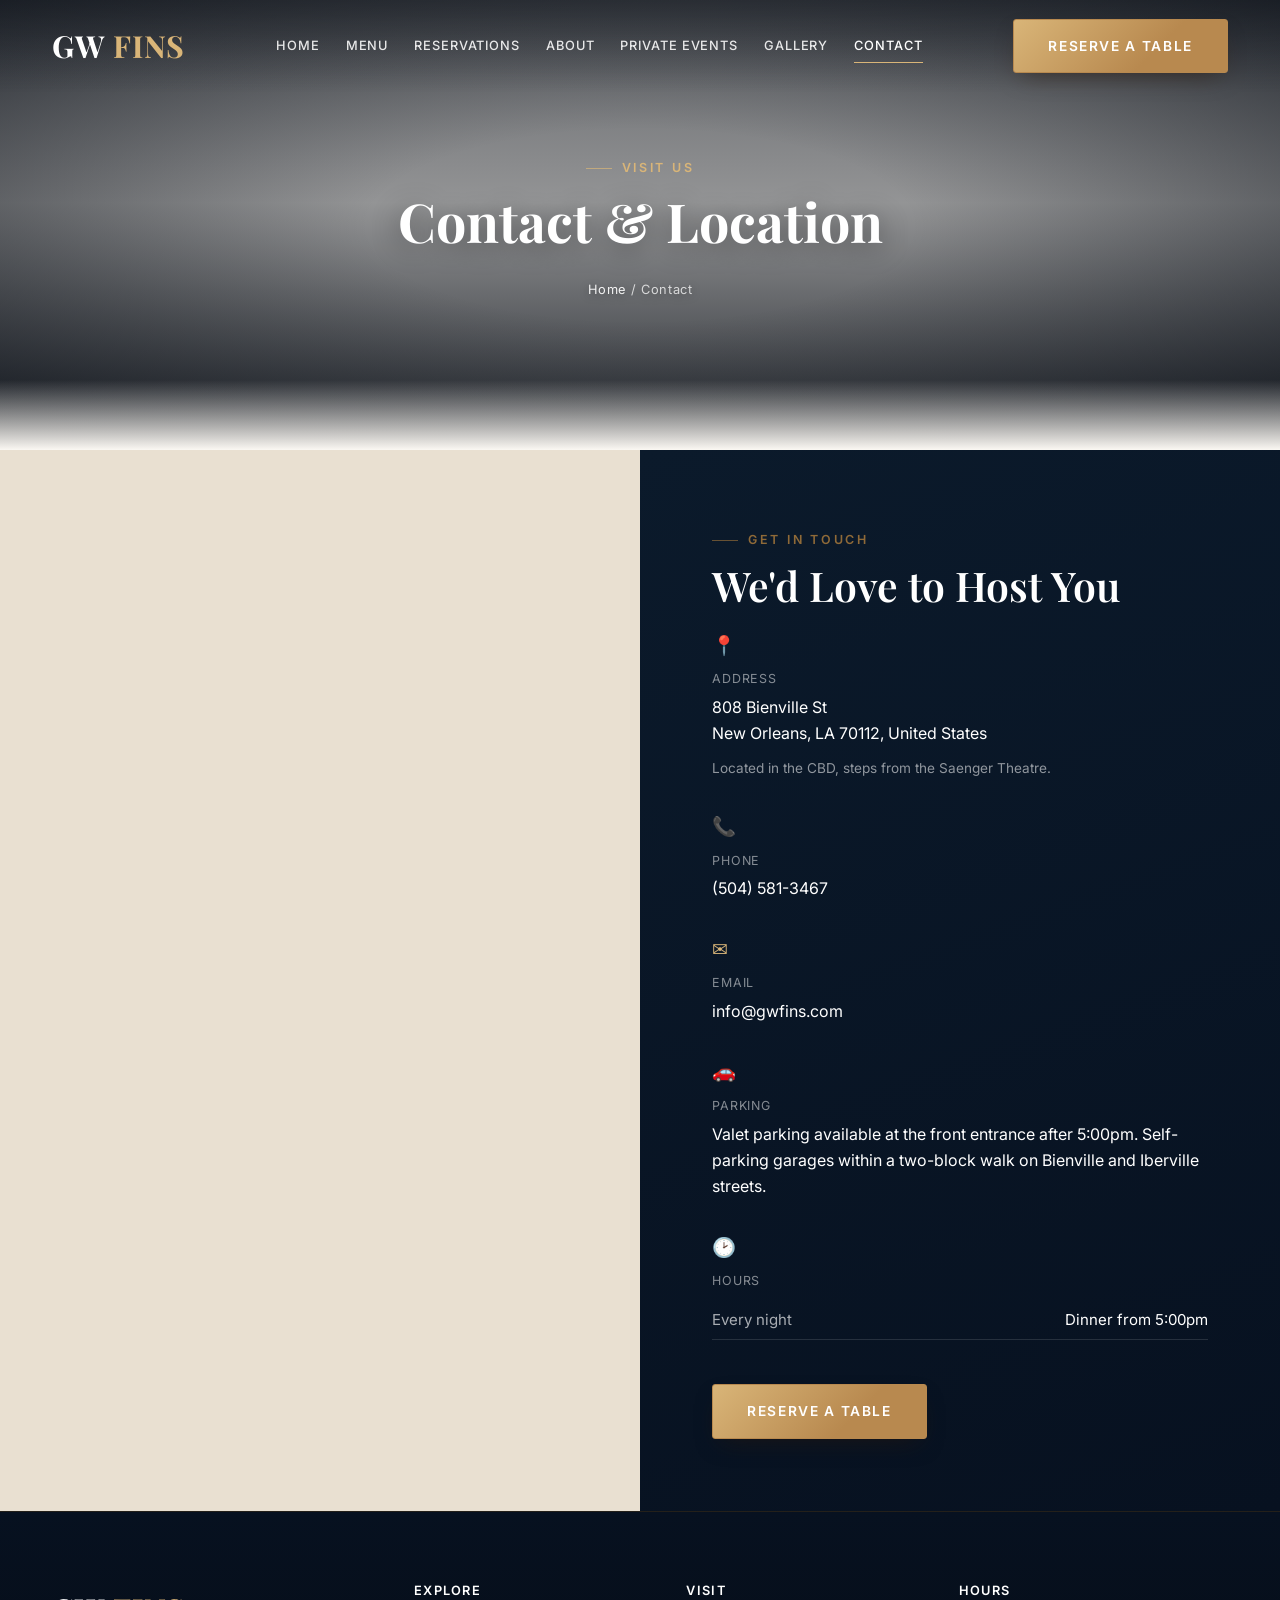
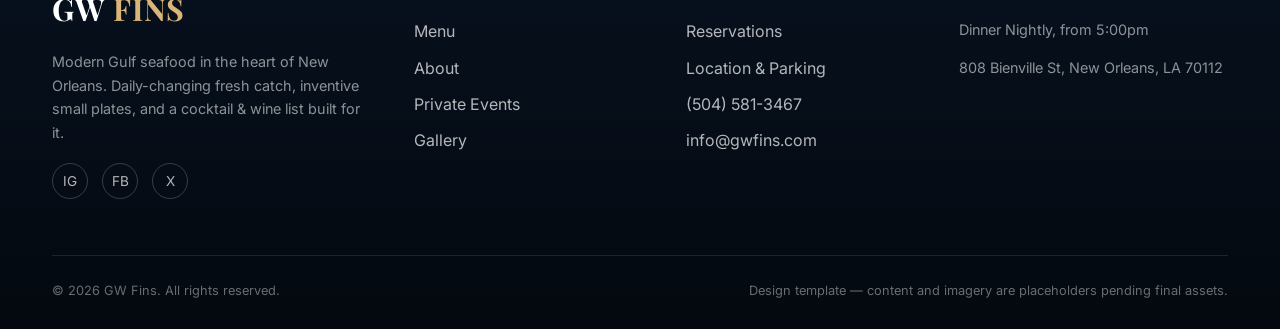
<file: contact.html>
<!DOCTYPE html>
<html lang="en">
<head>
<meta charset="UTF-8" />
<meta name="viewport" content="width=device-width, initial-scale=1" />
<title>Contact &amp; Location — GW Fins | New Orleans, LA</title>
<meta name="description" content="GW Fins is located at 808 Bienville St in New Orleans, LA. Find hours, parking info, and directions to our upscale seafood restaurant." />
<link rel="canonical" href="https://gwfins-restaurant.vercel.app/contact.html" />
<link rel="icon" type="image/svg+xml" href="favicon.svg" />

<meta property="og:type" content="website" />
<meta property="og:site_name" content="GW Fins" />
<meta property="og:title" content="Contact &amp; Location — GW Fins | New Orleans, LA" />
<meta property="og:description" content="GW Fins is located at 808 Bienville St in New Orleans, LA. Find hours, parking info, and directions to our upscale seafood restaurant." />
<meta property="og:url" content="https://gwfins-restaurant.vercel.app/contact.html" />
<meta property="og:image" content="https://images.unsplash.com/photo-1571003123894-1f0594d2b5d9?q=80&w=1200&auto=format&fit=crop" />
<meta name="twitter:card" content="summary_large_image" />
<meta name="twitter:title" content="Contact &amp; Location — GW Fins | New Orleans, LA" />
<meta name="twitter:description" content="GW Fins is located at 808 Bienville St in New Orleans, LA. Find hours, parking info, and directions to our upscale seafood restaurant." />
<meta name="twitter:image" content="https://images.unsplash.com/photo-1571003123894-1f0594d2b5d9?q=80&w=1200&auto=format&fit=crop" />

<link rel="preconnect" href="https://fonts.googleapis.com" />
<link rel="preconnect" href="https://fonts.gstatic.com" crossorigin />
<link href="https://fonts.googleapis.com/css2?family=Playfair+Display:wght@600;700&family=Inter:wght@400;500;600;700&display=swap" rel="stylesheet" />
<link rel="stylesheet" href="css/style.css" />
<link rel="preload" as="image" fetchpriority="high" href="https://images.unsplash.com/photo-1571003123894-1f0594d2b5d9?q=80&w=1600&auto=format&fit=crop" />

<script type="application/ld+json">
{
  "@context": "https://schema.org",
  "@type": "Restaurant",
  "name": "GW Fins",
  "image": "https://images.unsplash.com/photo-1559339352-11d035aa65de?q=80&w=1200&auto=format&fit=crop",
  "servesCuisine": ["Seafood", "Cajun", "Creole"],
  "priceRange": "$$$$",
  "telephone": "+1-504-581-3467",
  "address": {
    "@type": "PostalAddress",
    "streetAddress": "808 Bienville St",
    "addressLocality": "New Orleans",
    "addressRegion": "LA",
    "postalCode": "70112",
    "addressCountry": "US"
  },
  "url": "https://gwfins-restaurant.vercel.app/",
  "menu": "https://gwfins-restaurant.vercel.app/menu.html",
  "acceptsReservations": "True",
  "openingHoursSpecification": [
    { "@type": "OpeningHoursSpecification", "dayOfWeek": ["Monday","Tuesday","Wednesday","Thursday","Sunday"], "opens": "17:00", "closes": "21:30" },
    { "@type": "OpeningHoursSpecification", "dayOfWeek": ["Friday","Saturday"], "opens": "17:00", "closes": "22:00" }
  ]
}
</script>
</head>
<body>

<header class="site-header">
  <div class="header-inner">
    <a href="index.html" class="logo">GW <span>FINS</span></a>
    <nav class="main-nav">
      <a href="index.html">Home</a>
      <a href="menu.html">Menu</a>
      <a href="reservations.html">Reservations</a>
      <a href="about.html">About</a>
      <a href="private-events.html">Private Events</a>
      <a href="gallery.html">Gallery</a>
      <a href="contact.html" class="is-active">Contact</a>
    </nav>
    <div class="header-actions">
      <span class="header-phone">Call <strong>(504) 581-3467</strong></span>
      <a href="reservations.html" class="btn btn-brass">Reserve a Table</a>
      <button class="nav-toggle" aria-label="Open menu"><span></span></button>
    </div>
  </div>
  <div class="mobile-drawer">
    <nav>
      <a href="index.html">Home</a>
      <a href="menu.html">Menu</a>
      <a href="reservations.html">Reservations</a>
      <a href="about.html">About</a>
      <a href="private-events.html">Private Events</a>
      <a href="gallery.html">Gallery</a>
      <a href="contact.html">Contact</a>
      <a href="reservations.html" class="btn btn-brass btn-block">Reserve a Table</a>
      <span class="header-phone">Large parties call <strong>(504) 581-3467</strong></span>
    </nav>
  </div>
</header>

<section class="page-hero" style="--hero-img: url('https://images.unsplash.com/photo-1571003123894-1f0594d2b5d9?q=80&w=1600&auto=format&fit=crop');">
  <div class="container">
    <span class="eyebrow">Visit Us</span>
    <h1>Contact &amp; Location</h1>
    <div class="breadcrumb"><a href="index.html">Home</a> / Contact</div>
  </div>
</section>

<section style="padding: 0;">
  <div class="contact-grid">
    <div class="contact-map">
      <iframe
        title="GW Fins location map"
        src="https://www.google.com/maps?q=808+Bienville+St,+New+Orleans,+LA+70112&output=embed"
        loading="lazy"
        referrerpolicy="no-referrer-when-downgrade"
      ></iframe>
    </div>
    <div class="contact-details">
      <span class="eyebrow">Get In Touch</span>
      <h2>We'd Love to Host You</h2>

      <div class="contact-block">
        <div class="icon">&#128205;</div>
        <dt>Address</dt>
        <dd>808 Bienville St<br />New Orleans, LA 70112, United States</dd>
        <dd style="color: rgba(255,255,255,0.55); font-size: 0.85rem;">Located in the CBD, steps from the Saenger Theatre.</dd>
      </div>

      <div class="contact-block">
        <div class="icon">&#128222;</div>
        <dt>Phone</dt>
        <dd><a href="tel:+15045813467">(504) 581-3467</a></dd>
      </div>

      <div class="contact-block">
        <div class="icon">&#9993;</div>
        <dt>Email</dt>
        <dd><a href="mailto:info@gwfins.com">info@gwfins.com</a></dd>
      </div>

      <div class="contact-block">
        <div class="icon">&#128663;</div>
        <dt>Parking</dt>
        <dd>Valet parking available at the front entrance after 5:00pm. Self-parking garages within a two-block walk on Bienville and Iberville streets.</dd>
      </div>

      <div class="contact-block">
        <div class="icon">&#128337;</div>
        <dt>Hours</dt>
        <dd>
          <table class="hours-table">
            <tr><td>Every night</td><td>Dinner from 5:00pm</td></tr>
          </table>
        </dd>
      </div>

      <a href="reservations.html" class="btn btn-brass" style="margin-top: 12px;">Reserve a Table</a>
    </div>
  </div>
</section>

<footer class="site-footer">
  <div class="container">
    <div class="footer-grid">
      <div>
        <a href="index.html" class="logo">GW <span>FINS</span></a>
        <p>Modern Gulf seafood in the heart of New Orleans. Daily-changing fresh catch, inventive small plates, and a cocktail &amp; wine list built for it.</p>
        <div class="footer-social">
          <a href="#" aria-label="Instagram">IG</a>
          <a href="#" aria-label="Facebook">FB</a>
          <a href="#" aria-label="Twitter">X</a>
        </div>
      </div>
      <div>
        <h4>Explore</h4>
        <ul>
          <li><a href="menu.html">Menu</a></li>
          <li><a href="about.html">About</a></li>
          <li><a href="private-events.html">Private Events</a></li>
          <li><a href="gallery.html">Gallery</a></li>
        </ul>
      </div>
      <div>
        <h4>Visit</h4>
        <ul>
          <li><a href="reservations.html">Reservations</a></li>
          <li><a href="contact.html">Location &amp; Parking</a></li>
          <li><a href="tel:+15045813467">(504) 581-3467</a></li>
          <li><a href="mailto:info@gwfins.com">info@gwfins.com</a></li>
        </ul>
      </div>
      <div>
        <h4>Hours</h4>
        <p>Dinner Nightly, from 5:00pm</p>
        <p>808 Bienville St, New Orleans, LA 70112</p>
      </div>
    </div>
    <div class="footer-bottom">
      <span>&copy; <span id="year"></span> GW Fins. All rights reserved.</span>
      <span>Design template — content and imagery are placeholders pending final assets.</span>
    </div>
  </div>
</footer>

<script src="js/main.js"></script>
</body>
</html>
</file>
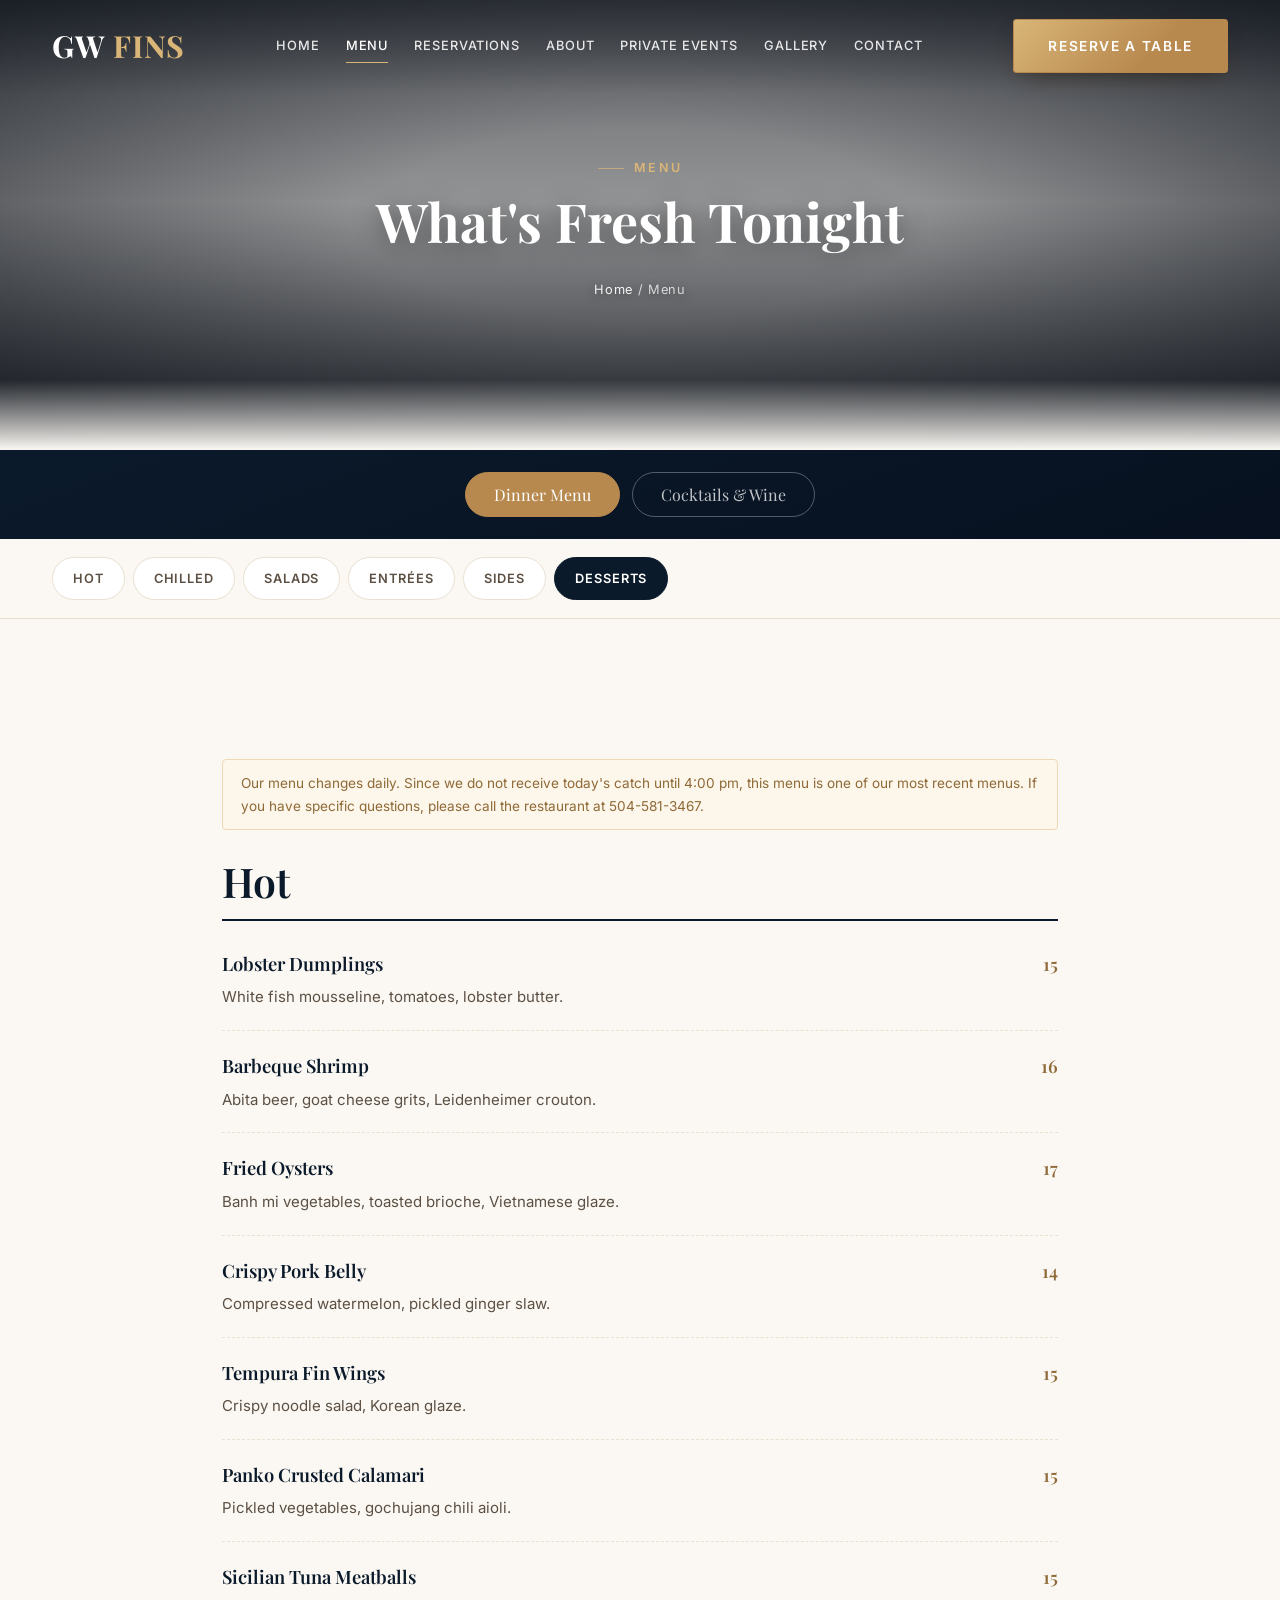
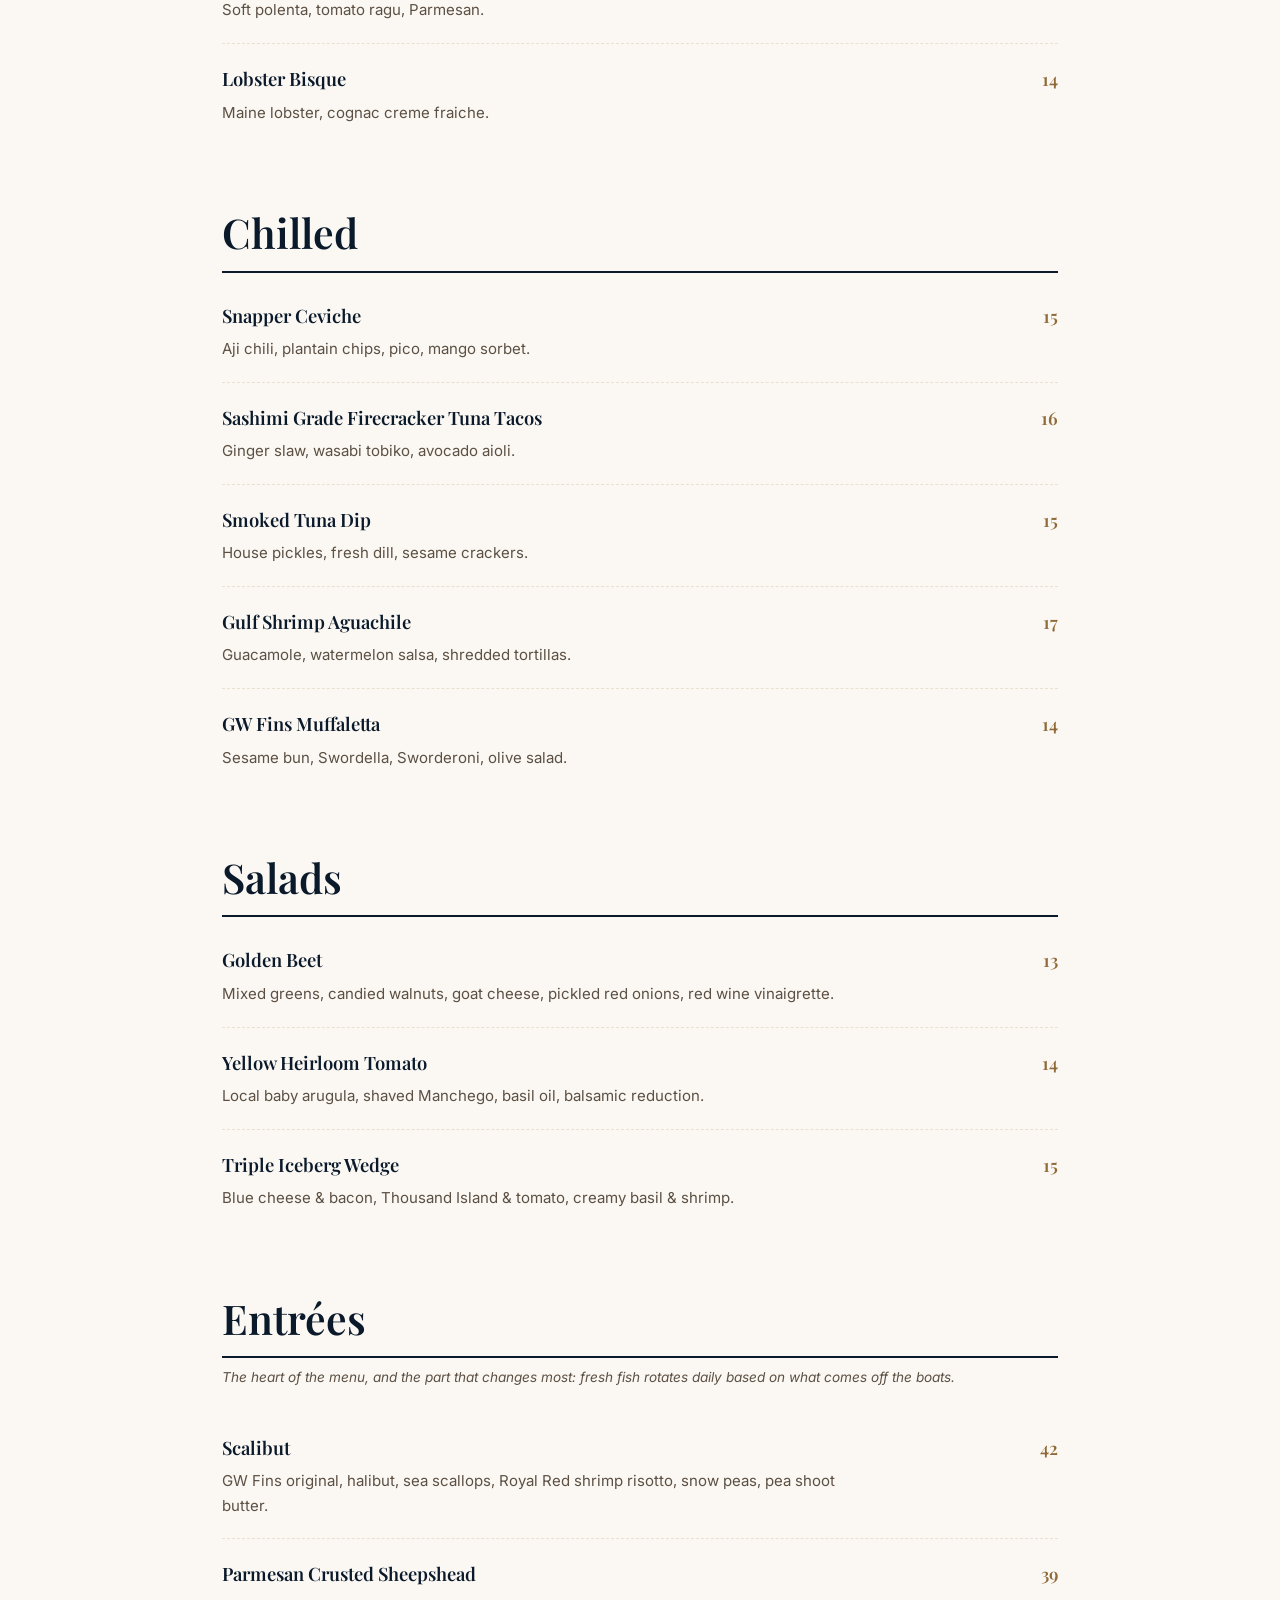
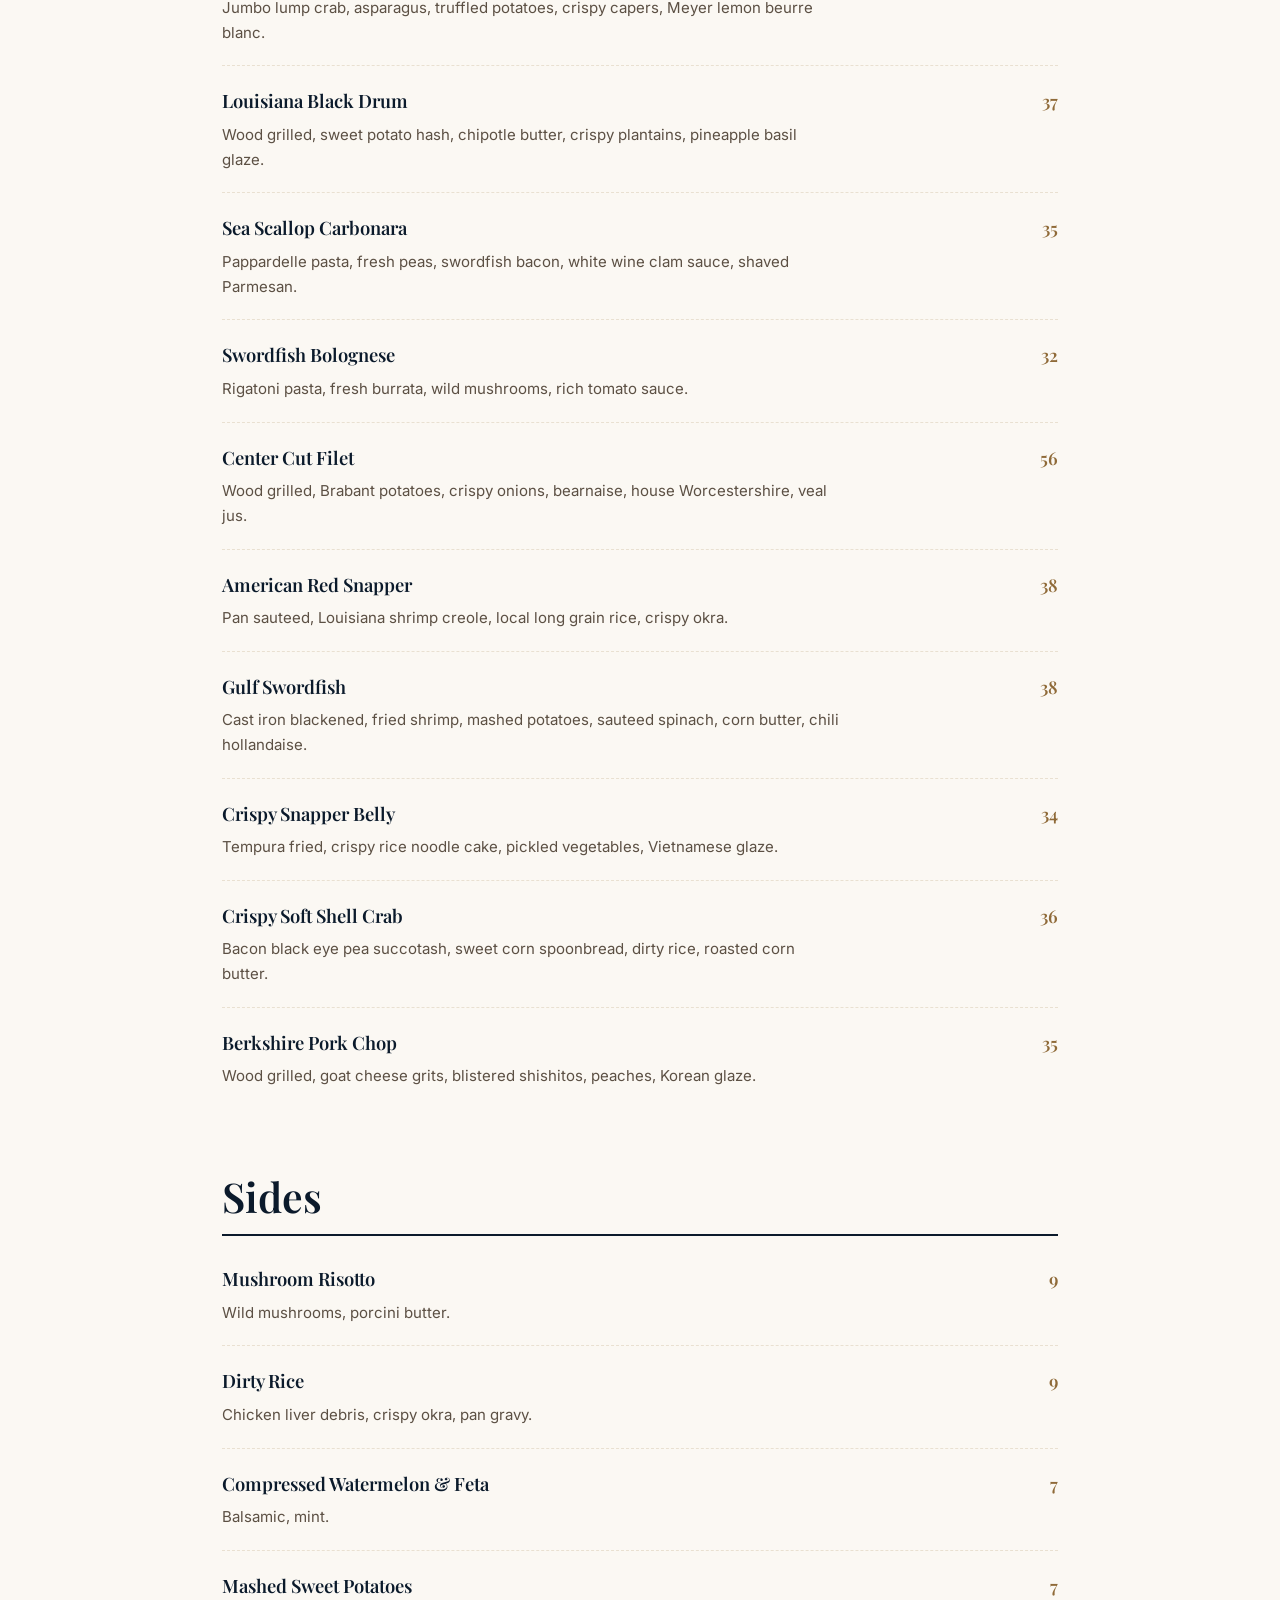
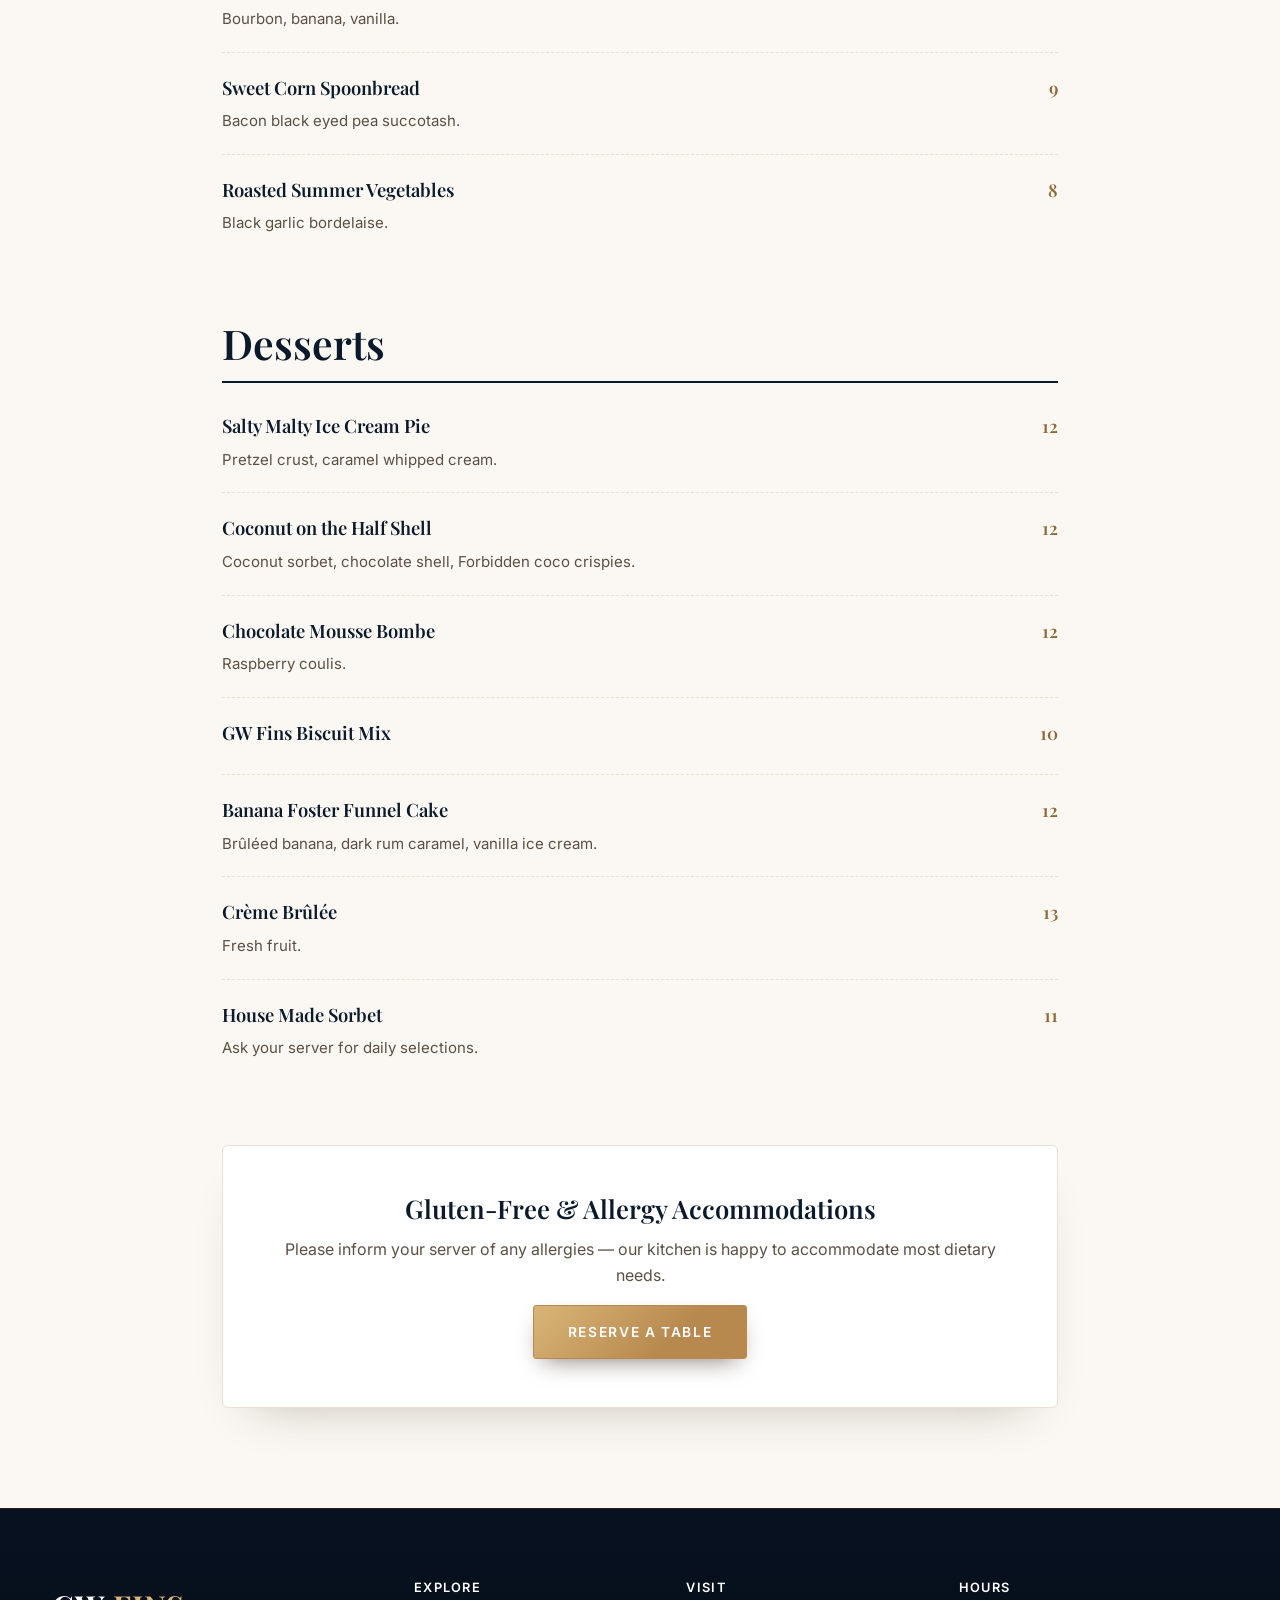
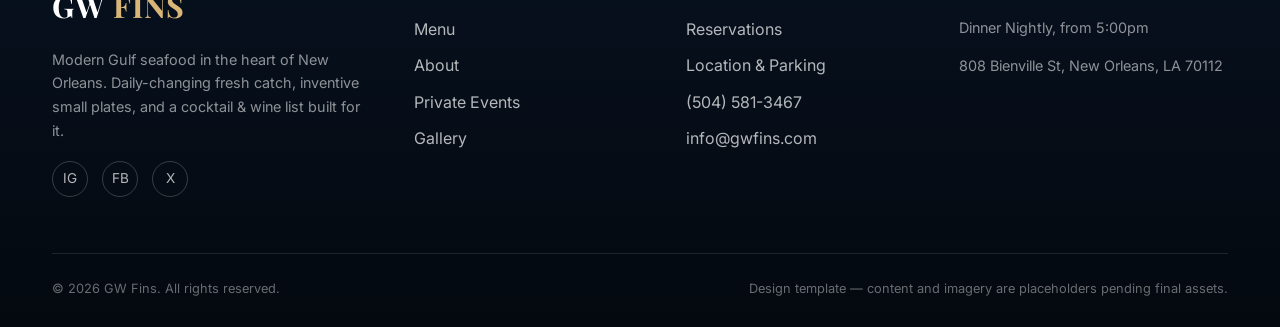
<file: menu.html>
<!DOCTYPE html>
<html lang="en">
<head>
<meta charset="UTF-8" />
<meta name="viewport" content="width=device-width, initial-scale=1" />
<title>Menu — GW Fins | New Orleans Seafood Restaurant</title>
<meta name="description" content="Explore the GW Fins dinner menu and cocktail & wine list in New Orleans: hot and chilled starters, salads, daily fresh catch entrées, sides, and desserts." />
<link rel="canonical" href="https://gwfins-restaurant.vercel.app/menu.html" />
<link rel="icon" type="image/svg+xml" href="favicon.svg" />

<meta property="og:type" content="website" />
<meta property="og:site_name" content="GW Fins" />
<meta property="og:title" content="Menu — GW Fins | New Orleans Seafood Restaurant" />
<meta property="og:description" content="Explore the GW Fins dinner menu and cocktail & wine list in New Orleans: hot and chilled starters, salads, daily fresh catch entrées, sides, and desserts." />
<meta property="og:url" content="https://gwfins-restaurant.vercel.app/menu.html" />
<meta property="og:image" content="https://images.unsplash.com/photo-1533777857889-4be7c70b33f7?q=80&w=1200&auto=format&fit=crop" />
<meta name="twitter:card" content="summary_large_image" />
<meta name="twitter:title" content="Menu — GW Fins | New Orleans Seafood Restaurant" />
<meta name="twitter:description" content="Explore the GW Fins dinner menu and cocktail & wine list in New Orleans: hot and chilled starters, salads, daily fresh catch entrées, sides, and desserts." />
<meta name="twitter:image" content="https://images.unsplash.com/photo-1533777857889-4be7c70b33f7?q=80&w=1200&auto=format&fit=crop" />

<link rel="preconnect" href="https://fonts.googleapis.com" />
<link rel="preconnect" href="https://fonts.gstatic.com" crossorigin />
<link href="https://fonts.googleapis.com/css2?family=Playfair+Display:wght@600;700&family=Inter:wght@400;500;600;700&display=swap" rel="stylesheet" />
<link rel="stylesheet" href="css/style.css" />
<link rel="preload" as="image" fetchpriority="high" href="https://images.unsplash.com/photo-1533777857889-4be7c70b33f7?q=80&w=1600&auto=format&fit=crop" />

<script type="application/ld+json">
{
  "@context": "https://schema.org",
  "@type": "Restaurant",
  "name": "GW Fins",
  "image": "https://images.unsplash.com/photo-1559339352-11d035aa65de?q=80&w=1200&auto=format&fit=crop",
  "servesCuisine": ["Seafood", "Cajun", "Creole"],
  "priceRange": "$$$$",
  "telephone": "+1-504-581-3467",
  "address": {
    "@type": "PostalAddress",
    "streetAddress": "808 Bienville St",
    "addressLocality": "New Orleans",
    "addressRegion": "LA",
    "postalCode": "70112",
    "addressCountry": "US"
  },
  "url": "https://gwfins-restaurant.vercel.app/",
  "menu": "https://gwfins-restaurant.vercel.app/menu.html",
  "acceptsReservations": "True",
  "openingHoursSpecification": [
    { "@type": "OpeningHoursSpecification", "dayOfWeek": ["Monday","Tuesday","Wednesday","Thursday","Sunday"], "opens": "17:00", "closes": "21:30" },
    { "@type": "OpeningHoursSpecification", "dayOfWeek": ["Friday","Saturday"], "opens": "17:00", "closes": "22:00" }
  ]
}
</script>
</head>
<body>

<header class="site-header">
  <div class="header-inner">
    <a href="index.html" class="logo">GW <span>FINS</span></a>
    <nav class="main-nav">
      <a href="index.html">Home</a>
      <a href="menu.html" class="is-active">Menu</a>
      <a href="reservations.html">Reservations</a>
      <a href="about.html">About</a>
      <a href="private-events.html">Private Events</a>
      <a href="gallery.html">Gallery</a>
      <a href="contact.html">Contact</a>
    </nav>
    <div class="header-actions">
      <span class="header-phone">Call <strong>(504) 581-3467</strong></span>
      <a href="reservations.html" class="btn btn-brass">Reserve a Table</a>
      <button class="nav-toggle" aria-label="Open menu"><span></span></button>
    </div>
  </div>
  <div class="mobile-drawer">
    <nav>
      <a href="index.html">Home</a>
      <a href="menu.html">Menu</a>
      <a href="reservations.html">Reservations</a>
      <a href="about.html">About</a>
      <a href="private-events.html">Private Events</a>
      <a href="gallery.html">Gallery</a>
      <a href="contact.html">Contact</a>
      <a href="reservations.html" class="btn btn-brass btn-block">Reserve a Table</a>
      <span class="header-phone">Large parties call <strong>(504) 581-3467</strong></span>
    </nav>
  </div>
</header>

<section class="page-hero" style="--hero-img: url('https://images.unsplash.com/photo-1533777857889-4be7c70b33f7?q=80&w=1600&auto=format&fit=crop');">
  <div class="container">
    <span class="eyebrow">Menu</span>
    <h1>What's Fresh Tonight</h1>
    <div class="breadcrumb"><a href="index.html">Home</a> / Menu</div>
  </div>
</section>

<div class="menu-section-switch" id="menu-section-switch"></div>

<div class="menu-tabs">
  <div class="menu-tabs-inner" id="menu-tabs-root"></div>
</div>

<section>
  <div class="container" style="max-width: 900px;">
    <div class="menu-updated-note" id="menu-updated-note" hidden></div>
    <div id="menu-root">
      <div class="menu-loading">Loading today's menu…</div>
    </div>

    <div class="menu-cta reveal">
      <h3>Gluten-Free &amp; Allergy Accommodations</h3>
      <p>Please inform your server of any allergies — our kitchen is happy to accommodate most dietary needs.</p>
      <a href="reservations.html" class="btn btn-brass">Reserve a Table</a>
    </div>
  </div>
</section>

<footer class="site-footer">
  <div class="container">
    <div class="footer-grid">
      <div>
        <a href="index.html" class="logo">GW <span>FINS</span></a>
        <p>Modern Gulf seafood in the heart of New Orleans. Daily-changing fresh catch, inventive small plates, and a cocktail &amp; wine list built for it.</p>
        <div class="footer-social">
          <a href="#" aria-label="Instagram">IG</a>
          <a href="#" aria-label="Facebook">FB</a>
          <a href="#" aria-label="Twitter">X</a>
        </div>
      </div>
      <div>
        <h4>Explore</h4>
        <ul>
          <li><a href="menu.html">Menu</a></li>
          <li><a href="about.html">About</a></li>
          <li><a href="private-events.html">Private Events</a></li>
          <li><a href="gallery.html">Gallery</a></li>
        </ul>
      </div>
      <div>
        <h4>Visit</h4>
        <ul>
          <li><a href="reservations.html">Reservations</a></li>
          <li><a href="contact.html">Location &amp; Parking</a></li>
          <li><a href="tel:+15045813467">(504) 581-3467</a></li>
          <li><a href="mailto:info@gwfins.com">info@gwfins.com</a></li>
        </ul>
      </div>
      <div>
        <h4>Hours</h4>
        <p>Dinner Nightly, from 5:00pm</p>
        <p>808 Bienville St, New Orleans, LA 70112</p>
      </div>
    </div>
    <div class="footer-bottom">
      <span>&copy; <span id="year"></span> GW Fins. All rights reserved.</span>
      <span>Design template — content and imagery are placeholders pending final assets.</span>
    </div>
  </div>
</footer>

<script src="js/menu-data.js"></script>
<script src="js/menu-render.js"></script>
<script src="js/main.js"></script>
</body>
</html>
</file>
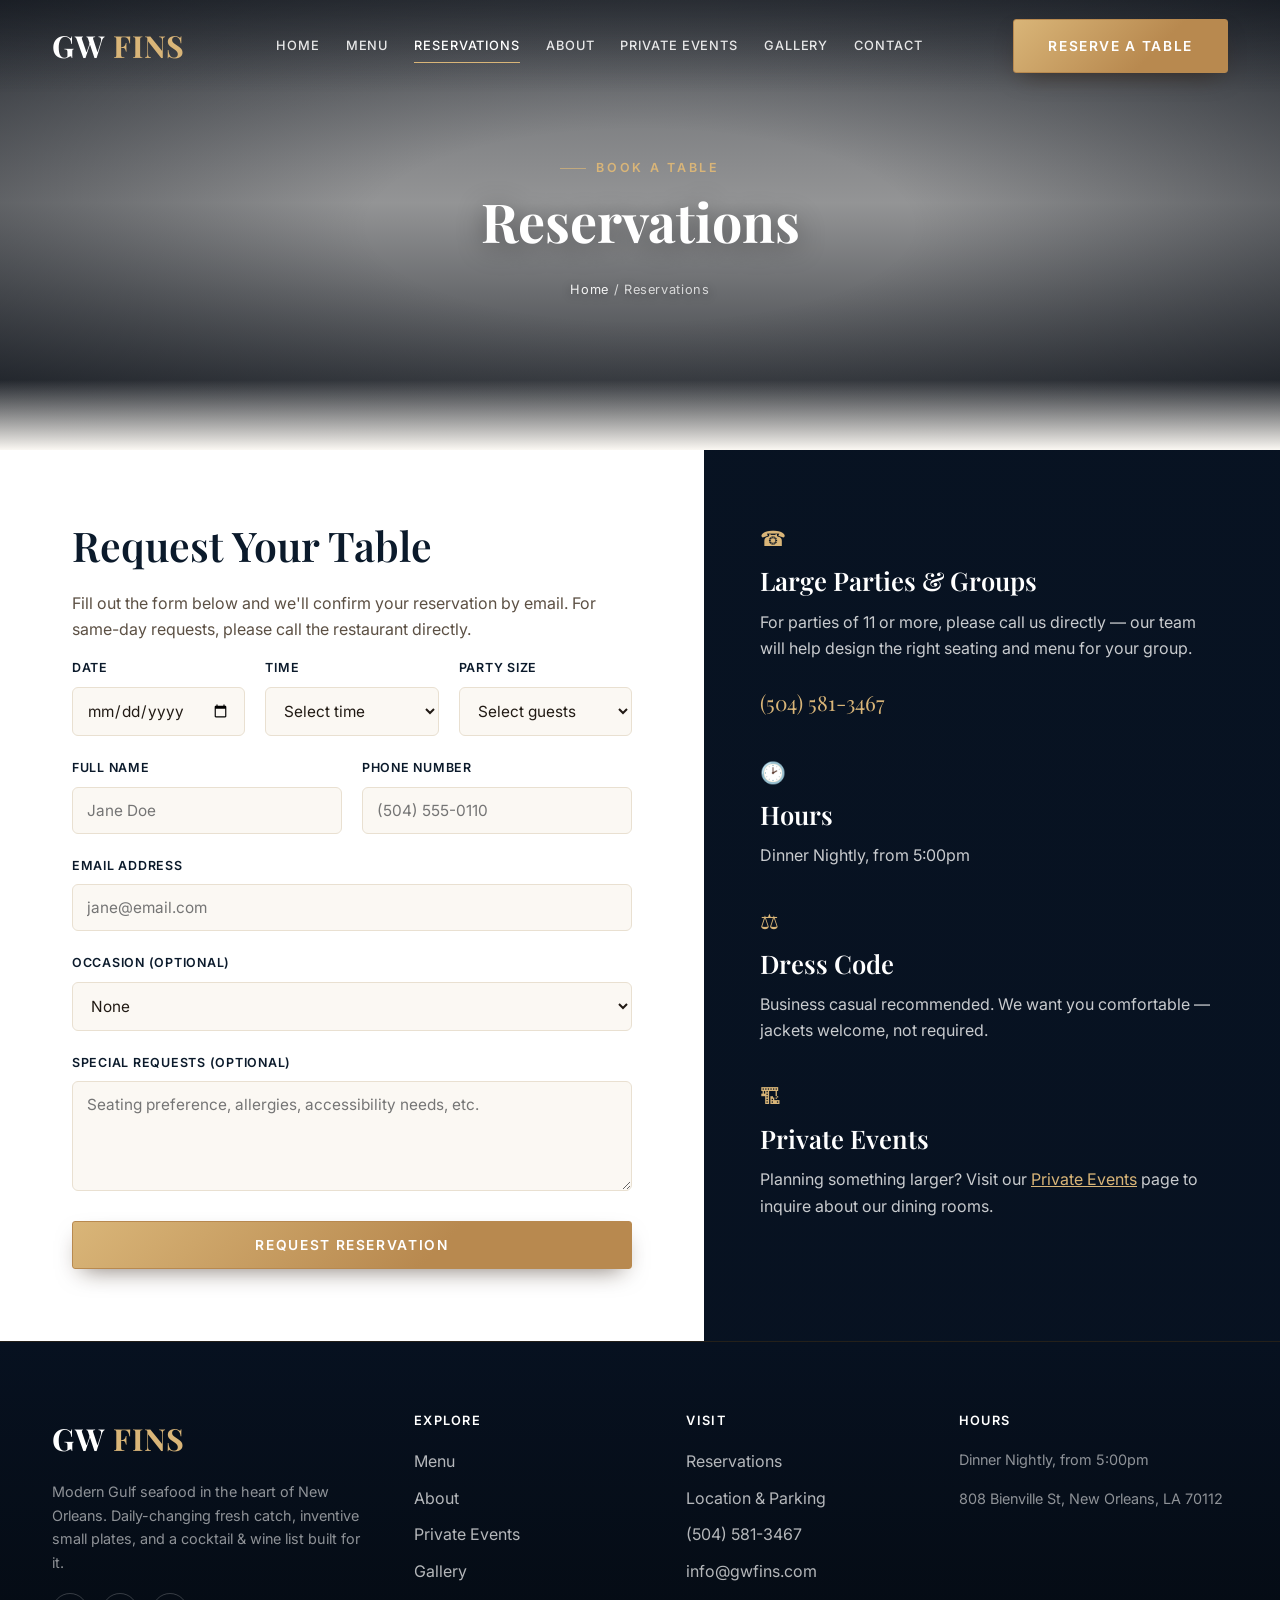
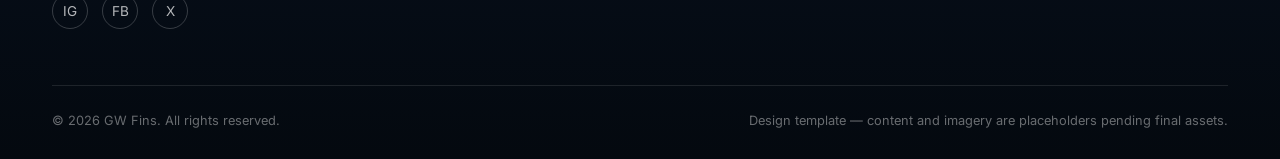
<file: reservations.html>
<!DOCTYPE html>
<html lang="en">
<head>
<meta charset="UTF-8" />
<meta name="viewport" content="width=device-width, initial-scale=1" />
<title>Reservations — GW Fins | New Orleans Seafood Restaurant</title>
<meta name="description" content="Book a table at GW Fins, an upscale seafood restaurant in New Orleans, LA. For parties larger than 10, please call the restaurant directly." />
<link rel="canonical" href="https://gwfins-restaurant.vercel.app/reservations.html" />
<link rel="icon" type="image/svg+xml" href="favicon.svg" />

<meta property="og:type" content="website" />
<meta property="og:site_name" content="GW Fins" />
<meta property="og:title" content="Reservations — GW Fins | New Orleans Seafood Restaurant" />
<meta property="og:description" content="Book a table at GW Fins, an upscale seafood restaurant in New Orleans, LA. For parties larger than 10, please call the restaurant directly." />
<meta property="og:url" content="https://gwfins-restaurant.vercel.app/reservations.html" />
<meta property="og:image" content="https://images.unsplash.com/photo-1414235077428-338989a2e8c0?q=80&w=1200&auto=format&fit=crop" />
<meta name="twitter:card" content="summary_large_image" />
<meta name="twitter:title" content="Reservations — GW Fins | New Orleans Seafood Restaurant" />
<meta name="twitter:description" content="Book a table at GW Fins, an upscale seafood restaurant in New Orleans, LA. For parties larger than 10, please call the restaurant directly." />
<meta name="twitter:image" content="https://images.unsplash.com/photo-1414235077428-338989a2e8c0?q=80&w=1200&auto=format&fit=crop" />

<link rel="preconnect" href="https://fonts.googleapis.com" />
<link rel="preconnect" href="https://fonts.gstatic.com" crossorigin />
<link href="https://fonts.googleapis.com/css2?family=Playfair+Display:wght@600;700&family=Inter:wght@400;500;600;700&display=swap" rel="stylesheet" />
<link rel="stylesheet" href="css/style.css" />
<link rel="preload" as="image" fetchpriority="high" href="https://images.unsplash.com/photo-1414235077428-338989a2e8c0?q=80&w=1600&auto=format&fit=crop" />

<script type="application/ld+json">
{
  "@context": "https://schema.org",
  "@type": "Restaurant",
  "name": "GW Fins",
  "image": "https://images.unsplash.com/photo-1559339352-11d035aa65de?q=80&w=1200&auto=format&fit=crop",
  "servesCuisine": ["Seafood", "Cajun", "Creole"],
  "priceRange": "$$$$",
  "telephone": "+1-504-581-3467",
  "address": {
    "@type": "PostalAddress",
    "streetAddress": "808 Bienville St",
    "addressLocality": "New Orleans",
    "addressRegion": "LA",
    "postalCode": "70112",
    "addressCountry": "US"
  },
  "url": "https://gwfins-restaurant.vercel.app/",
  "menu": "https://gwfins-restaurant.vercel.app/menu.html",
  "acceptsReservations": "True",
  "openingHoursSpecification": [
    { "@type": "OpeningHoursSpecification", "dayOfWeek": ["Monday","Tuesday","Wednesday","Thursday","Sunday"], "opens": "17:00", "closes": "21:30" },
    { "@type": "OpeningHoursSpecification", "dayOfWeek": ["Friday","Saturday"], "opens": "17:00", "closes": "22:00" }
  ]
}
</script>
</head>
<body>

<header class="site-header">
  <div class="header-inner">
    <a href="index.html" class="logo">GW <span>FINS</span></a>
    <nav class="main-nav">
      <a href="index.html">Home</a>
      <a href="menu.html">Menu</a>
      <a href="reservations.html" class="is-active">Reservations</a>
      <a href="about.html">About</a>
      <a href="private-events.html">Private Events</a>
      <a href="gallery.html">Gallery</a>
      <a href="contact.html">Contact</a>
    </nav>
    <div class="header-actions">
      <span class="header-phone">Call <strong>(504) 581-3467</strong></span>
      <a href="reservations.html" class="btn btn-brass">Reserve a Table</a>
      <button class="nav-toggle" aria-label="Open menu"><span></span></button>
    </div>
  </div>
  <div class="mobile-drawer">
    <nav>
      <a href="index.html">Home</a>
      <a href="menu.html">Menu</a>
      <a href="reservations.html">Reservations</a>
      <a href="about.html">About</a>
      <a href="private-events.html">Private Events</a>
      <a href="gallery.html">Gallery</a>
      <a href="contact.html">Contact</a>
      <a href="reservations.html" class="btn btn-brass btn-block">Reserve a Table</a>
      <span class="header-phone">Large parties call <strong>(504) 581-3467</strong></span>
    </nav>
  </div>
</header>

<section class="page-hero" style="--hero-img: url('https://images.unsplash.com/photo-1414235077428-338989a2e8c0?q=80&w=1600&auto=format&fit=crop'); margin-top: 0;">
  <div class="container">
    <span class="eyebrow">Book a Table</span>
    <h1>Reservations</h1>
    <div class="breadcrumb"><a href="index.html">Home</a> / Reservations</div>
  </div>
</section>

<section style="padding: 0;">
  <div class="res-layout">
    <div class="res-form-col">
      <h2>Request Your Table</h2>
      <p>Fill out the form below and we'll confirm your reservation by email. For same-day requests, please call the restaurant directly.</p>

      <form id="reservation-form" novalidate>
        <div class="form-row cols-3">
          <div class="field">
            <label for="res-date">Date</label>
            <input type="date" id="res-date" name="date" data-required />
            <span class="field-error">Please select a date.</span>
          </div>
          <div class="field">
            <label for="res-time">Time</label>
            <select id="res-time" name="time" data-required>
              <option value="">Select time</option>
              <option>5:00 PM</option>
              <option>5:30 PM</option>
              <option>6:00 PM</option>
              <option>6:30 PM</option>
              <option>7:00 PM</option>
              <option>7:30 PM</option>
              <option>8:00 PM</option>
              <option>8:30 PM</option>
              <option>9:00 PM</option>
            </select>
            <span class="field-error">Please select a time.</span>
          </div>
          <div class="field">
            <label for="res-party">Party Size</label>
            <select id="res-party" name="partySize" data-required>
              <option value="">Select guests</option>
              <option value="1">1 guest</option>
              <option value="2">2 guests</option>
              <option value="3">3 guests</option>
              <option value="4">4 guests</option>
              <option value="5">5 guests</option>
              <option value="6">6 guests</option>
              <option value="7">7 guests</option>
              <option value="8">8 guests</option>
              <option value="10">10 guests</option>
              <option value="12">12+ guests (large party)</option>
            </select>
            <span class="field-error">Please select a party size.</span>
          </div>
        </div>

        <div id="large-party-note-standalone" class="large-party-note" hidden>
          For parties of 11 or more, online booking is limited. Please call us directly at
          <a href="tel:+15045813467"><strong>(504) 581-3467</strong></a> and our team will help arrange your reservation.
        </div>

        <div class="form-row">
          <div class="field">
            <label for="res-name">Full Name</label>
            <input type="text" id="res-name" name="name" data-required placeholder="Jane Doe" />
            <span class="field-error">Please enter your name.</span>
          </div>
          <div class="field">
            <label for="res-phone">Phone Number</label>
            <input type="tel" id="res-phone" name="phone" data-required placeholder="(504) 555-0110" />
            <span class="field-error">Please enter a phone number.</span>
          </div>
        </div>

        <div class="field">
          <label for="res-email">Email Address</label>
          <input type="email" id="res-email" name="email" data-required placeholder="jane@email.com" />
          <span class="field-error">Please enter a valid email address.</span>
        </div>

        <div class="field">
          <label for="res-occasion">Occasion (optional)</label>
          <select id="res-occasion" name="occasion">
            <option value="">None</option>
            <option>Birthday</option>
            <option>Anniversary</option>
            <option>Business Dinner</option>
            <option>Date Night</option>
            <option>Other Celebration</option>
          </select>
        </div>

        <div class="field">
          <label for="res-notes">Special Requests (optional)</label>
          <textarea id="res-notes" name="notes" placeholder="Seating preference, allergies, accessibility needs, etc."></textarea>
        </div>

        <button type="submit" class="btn btn-brass btn-block">Request Reservation</button>
        <div class="form-error-banner" id="reservation-error" hidden>
          Something went wrong submitting your request. Please try again, or call us directly at
          <a href="tel:+15045813467"><strong>(504) 581-3467</strong></a>.
        </div>
      </form>

      <div class="form-success" id="reservation-success">
        <div class="icon-circle">&#10003;</div>
        <h3>Request Received</h3>
        <p id="reservation-summary"></p>
        <p>We'll send a confirmation to your email shortly. Need to make a change? Call us at <strong>(504) 581-3467</strong>.</p>
        <div id="large-party-followup" hidden>
          <p style="color: var(--brass-dark);">Since your party is 11+, our team will call you to finalize details.</p>
        </div>
        <a href="index.html" class="btn btn-outline-dark">Back to Home</a>
      </div>
    </div>

    <div class="res-info-col">
      <div class="res-info-block">
        <div class="icon">&#9742;</div>
        <h3>Large Parties &amp; Groups</h3>
        <p>For parties of 11 or more, please call us directly — our team will help design the right seating and menu for your group.</p>
        <a href="tel:+15045813467" class="res-phone-cta">(504) 581-3467</a>
      </div>
      <div class="res-info-block">
        <div class="icon">&#128337;</div>
        <h3>Hours</h3>
        <p>Dinner Nightly, from 5:00pm</p>
      </div>
      <div class="res-info-block">
        <div class="icon">&#9878;</div>
        <h3>Dress Code</h3>
        <p>Business casual recommended. We want you comfortable — jackets welcome, not required.</p>
      </div>
      <div class="res-info-block">
        <div class="icon">&#127959;</div>
        <h3>Private Events</h3>
        <p>Planning something larger? Visit our <a href="private-events.html" style="color: var(--brass-light); text-decoration: underline;">Private Events</a> page to inquire about our dining rooms.</p>
      </div>
    </div>
  </div>
</section>

<footer class="site-footer">
  <div class="container">
    <div class="footer-grid">
      <div>
        <a href="index.html" class="logo">GW <span>FINS</span></a>
        <p>Modern Gulf seafood in the heart of New Orleans. Daily-changing fresh catch, inventive small plates, and a cocktail &amp; wine list built for it.</p>
        <div class="footer-social">
          <a href="#" aria-label="Instagram">IG</a>
          <a href="#" aria-label="Facebook">FB</a>
          <a href="#" aria-label="Twitter">X</a>
        </div>
      </div>
      <div>
        <h4>Explore</h4>
        <ul>
          <li><a href="menu.html">Menu</a></li>
          <li><a href="about.html">About</a></li>
          <li><a href="private-events.html">Private Events</a></li>
          <li><a href="gallery.html">Gallery</a></li>
        </ul>
      </div>
      <div>
        <h4>Visit</h4>
        <ul>
          <li><a href="reservations.html">Reservations</a></li>
          <li><a href="contact.html">Location &amp; Parking</a></li>
          <li><a href="tel:+15045813467">(504) 581-3467</a></li>
          <li><a href="mailto:info@gwfins.com">info@gwfins.com</a></li>
        </ul>
      </div>
      <div>
        <h4>Hours</h4>
        <p>Dinner Nightly, from 5:00pm</p>
        <p>808 Bienville St, New Orleans, LA 70112</p>
      </div>
    </div>
    <div class="footer-bottom">
      <span>&copy; <span id="year"></span> GW Fins. All rights reserved.</span>
      <span>Design template — content and imagery are placeholders pending final assets.</span>
    </div>
  </div>
</footer>

<script src="js/main.js"></script>
<script src="js/reservations.js"></script>
</body>
</html>
</file>
<file: css/style.css>
/* ==========================================================================
   GW FINS — Design Template
   Palette: deep navy/charcoal + warm brass/gold + crisp white
   Type: Playfair Display (headlines) + Inter (body)
   ========================================================================== */

:root {
  --navy: #0b1a2b;
  --navy-deep: #071120;
  --navy-soft: #16283e;
  --charcoal: #1c2126;
  --brass: #b8894f;
  --brass-light: #d9b578;
  --brass-dark: #8f6a38;
  --ember: #9c5a3c;
  --cream: #fbf8f3;
  --white: #ffffff;
  --ink: #211a14;
  --ink-soft: #5c5044;
  --line: #e9e0d1;
  --shadow-warm: 41, 24, 10;

  --font-display: "Playfair Display", "Georgia", serif;
  --font-body: "Inter", "Helvetica Neue", Arial, sans-serif;

  --container: 1240px;
  --header-h: 92px;
  --radius: 6px;
}

* { box-sizing: border-box; }
html { scroll-behavior: smooth; }

body {
  margin: 0;
  font-family: var(--font-body);
  color: var(--ink);
  background:
    radial-gradient(ellipse 900px 500px at 15% -10%, rgba(184,137,79,0.06), transparent 60%),
    var(--cream);
  font-size: 16px;
  line-height: 1.65;
  -webkit-font-smoothing: antialiased;
}

img { max-width: 100%; display: block; }
a { color: inherit; text-decoration: none; }
ul { list-style: none; margin: 0; padding: 0; }
button { font-family: inherit; cursor: pointer; }

h1, h2, h3, h4 {
  font-family: var(--font-display);
  font-weight: 600;
  line-height: 1.15;
  margin: 0 0 0.5em;
  color: var(--navy);
}

h1 { font-size: clamp(2.3rem, 4.2vw, 3.75rem); font-weight: 700; }
h2 { font-size: clamp(1.9rem, 3.2vw, 2.7rem); }
h3 { font-size: clamp(1.3rem, 2vw, 1.6rem); }

p { margin: 0 0 1em; color: var(--ink-soft); }

.eyebrow {
  display: inline-flex;
  align-items: center;
  gap: 10px;
  font-family: var(--font-body);
  font-size: 0.78rem;
  letter-spacing: 0.22em;
  text-transform: uppercase;
  color: var(--brass-dark);
  font-weight: 600;
  margin-bottom: 0.9em;
}
.eyebrow::before {
  content: "";
  display: inline-block;
  width: 26px;
  height: 1px;
  background: currentColor;
  opacity: 0.7;
}

.container {
  max-width: var(--container);
  margin: 0 auto;
  padding: 0 32px;
}
@media (max-width: 768px) {
  .container, .header-inner, .hero-inner { padding-left: 24px; padding-right: 24px; }
}
@media (max-width: 480px) {
  .container, .header-inner, .hero-inner { padding-left: 18px; padding-right: 18px; }
}

section { padding: 100px 0; }
@media (max-width: 700px) { section { padding: 64px 0; } }
@media (max-width: 480px) { section { padding: 48px 0; } }

.section-head {
  max-width: 680px;
  margin: 0 auto 56px;
  text-align: center;
}
.section-head p { font-size: 1.08rem; }

/* ---------- Buttons ---------- */
.btn {
  display: inline-flex;
  align-items: center;
  justify-content: center;
  gap: 8px;
  padding: 15px 34px;
  font-size: 0.86rem;
  letter-spacing: 0.12em;
  text-transform: uppercase;
  font-weight: 600;
  border-radius: 3px;
  border: 1px solid transparent;
  transition: transform 0.25s ease, box-shadow 0.25s ease, background 0.25s ease, border-color 0.25s ease;
  white-space: nowrap;
}
.btn-brass {
  background: linear-gradient(135deg, var(--brass-light), var(--brass) 65%);
  color: var(--white);
  border-color: var(--brass);
  box-shadow: 0 10px 24px -10px rgba(var(--shadow-warm), 0.6);
}
.btn-brass:hover {
  background: linear-gradient(135deg, var(--brass), var(--brass-dark) 65%);
  border-color: var(--brass-dark);
  transform: translateY(-2px);
  box-shadow: 0 16px 30px -10px rgba(var(--shadow-warm), 0.7);
}

.btn-outline {
  background: transparent;
  color: var(--white);
  border-color: rgba(255,255,255,0.6);
}
.btn-outline:hover { background: rgba(255,255,255,0.12); border-color: var(--white); transform: translateY(-2px); }

.btn-outline-dark {
  background: transparent;
  color: var(--navy);
  border-color: var(--navy);
}
.btn-outline-dark:hover { background: var(--navy); color: var(--white); transform: translateY(-2px); }

.btn-block { width: 100%; }
.btn[disabled] { opacity: 0.55; cursor: not-allowed; }

/* ---------- Header ---------- */
.site-header {
  position: fixed;
  top: 0; left: 0; right: 0;
  z-index: 1000;
  height: var(--header-h);
  display: flex;
  align-items: center;
  /* Always-on soft scrim (not just after scroll) so the logo/nav stay
     readable against a bright hero image from the very first frame. */
  background: linear-gradient(180deg, rgba(3,8,16,0.38) 0%, rgba(3,8,16,0) 100%);
  transition: background 0.35s ease, box-shadow 0.35s ease, height 0.3s ease;
}
.site-header.is-solid,
.site-header.is-inner {
  background: linear-gradient(180deg, var(--navy-deep), var(--navy-soft));
  box-shadow: 0 2px 18px rgba(0,0,0,0.25);
  border-bottom: 1px solid rgba(184,137,79,0.2);
}
.header-inner {
  width: 100%;
  max-width: var(--container);
  margin: 0 auto;
  padding: 0 32px;
  display: flex;
  align-items: center;
  justify-content: space-between;
  gap: 32px;
}

.logo {
  font-family: var(--font-display);
  font-size: 1.9rem;
  letter-spacing: 0.03em;
  color: var(--white);
  font-weight: 700;
  white-space: nowrap;
  flex: none;
}
.logo span { color: var(--brass-light); }

.main-nav { display: flex; gap: 26px; }
.main-nav a {
  color: rgba(255,255,255,0.88);
  font-size: 0.8rem;
  letter-spacing: 0.07em;
  text-transform: uppercase;
  font-weight: 500;
  position: relative;
  padding: 6px 0;
  white-space: nowrap;
}
.main-nav a::after {
  content: "";
  position: absolute;
  left: 0; bottom: 0;
  width: 0; height: 1px;
  background: var(--brass-light);
  transition: width 0.25s ease;
}
.main-nav a:hover::after,
.main-nav a.is-active::after { width: 100%; }
.main-nav a.is-active { color: var(--white); }

.header-actions { display: flex; align-items: center; gap: 18px; flex: none; }
/* The phone number is dropped from the main header row on purpose — with
   logo + 7 nav links + a CTA button already in one line, a phone number
   too was the main source of the "branding vs. nav" crowding. It's still
   one tap away in the mobile drawer, plus on the footer and Contact page. */
.header-actions .header-phone { display: none; }
.header-phone {
  color: rgba(255,255,255,0.85);
  font-size: 0.85rem;
  letter-spacing: 0.03em;
}
.header-phone strong { color: var(--white); }

.nav-toggle {
  display: none;
  background: none;
  border: none;
  width: 30px; height: 22px;
  position: relative;
}
.nav-toggle span, .nav-toggle::before, .nav-toggle::after {
  content: "";
  position: absolute;
  left: 0; right: 0;
  height: 2px;
  background: var(--white);
  transition: all 0.25s ease;
}
.nav-toggle::before { top: 0; }
.nav-toggle span { top: 10px; }
.nav-toggle::after { bottom: 0; }
.nav-toggle.is-open::before { transform: translateY(10px) rotate(45deg); }
.nav-toggle.is-open::after { transform: translateY(-10px) rotate(-45deg); }
.nav-toggle.is-open span { opacity: 0; }

/* ---------- Mobile nav drawer ---------- */
/* Collapses well before 980px would suggest: logo + 7 nav links + a CTA
   button need real room to breathe, so the clean toggle menu is the
   default up through common laptop widths, not just phones/tablets. */
@media (max-width: 1180px) {
  .main-nav, .header-phone { display: none; }
  .nav-toggle { display: block; }
  .mobile-drawer {
    position: fixed;
    inset: var(--header-h) 0 0 0;
    background: var(--navy-deep);
    transform: translateX(100%);
    transition: transform 0.35s ease;
    z-index: 999;
    overflow-y: auto;
  }
  .mobile-drawer.is-open { transform: translateX(0); }
  .mobile-drawer nav {
    display: flex;
    flex-direction: column;
    padding: 40px 32px;
    gap: 6px;
  }
  @media (max-width: 640px) {
    /* Clears the fixed chat launcher (bottom-right) so it never sits on
       top of the phone-number line at the end of the drawer. */
    .mobile-drawer nav { padding: 32px 24px calc(64px + env(safe-area-inset-bottom) + 32px); }
  }
  .mobile-drawer a {
    color: var(--white);
    font-family: var(--font-display);
    font-size: 1.5rem;
    padding: 14px 0;
    border-bottom: 1px solid rgba(255,255,255,0.1);
  }
  .mobile-drawer .btn { margin-top: 24px; }
  .mobile-drawer .header-phone { display: block; color: rgba(255,255,255,0.7); margin-top: 20px; }
}
@media (min-width: 1181px) { .mobile-drawer { display: none; } }

/* Phone-width header: shrink the bar and drop the header-row CTA (it's
   already the first item in the drawer, full-width) so logo + hamburger
   never have to compete with a nowrap button for space that isn't there. */
@media (max-width: 640px) {
  :root { --header-h: 68px; }
  .header-inner { gap: 10px; }
  .logo { font-size: 1.4rem; }
  .header-actions { gap: 10px; }
  .header-actions > a.btn { display: none; }
}

/* ---------- Hero ---------- */
@keyframes heroZoom {
  from { background-size: cover, cover, 108% auto; }
  to   { background-size: cover, cover, 116% auto; }
}
@keyframes heroRise {
  from { opacity: 0; transform: translateY(28px); }
  to   { opacity: 1; transform: translateY(0); }
}
@keyframes scrollBob {
  0%, 100% { opacity: 0.55; }
  50% { opacity: 1; }
}

.hero {
  position: relative;
  height: 100svh;
  min-height: 680px;
  max-height: 920px;
  display: flex;
  align-items: flex-end;
  color: var(--white);
  overflow: hidden;
  /* Monotonic top-to-bottom darkening — deliberately never gets LIGHTER
     as you go down, so wherever the (bottom-anchored) text block lands,
     contrast only improves. A localized scrim also sits behind the text
     column specifically, without darkening the whole photo uniformly. */
  background-image:
    radial-gradient(ellipse 680px 460px at 4% 90%, rgba(3,8,16,0.6), transparent 70%),
    linear-gradient(180deg, rgba(4,10,20,0.42) 0%, rgba(3,8,16,0.56) 45%, rgba(3,8,16,0.9) 100%),
    url("https://images.unsplash.com/photo-1559339352-11d035aa65de?q=80&w=2000&auto=format&fit=crop");
  background-position: center, center, center;
  background-repeat: no-repeat, no-repeat, no-repeat;
  background-size: cover, cover, 108% auto;
  animation: heroZoom 26s ease-in-out infinite alternate;
}
.hero::after {
  content: "";
  position: absolute;
  left: 0; right: 0; bottom: 0;
  height: 90px;
  background: linear-gradient(180deg, transparent, var(--cream));
  pointer-events: none;
}
.hero-inner {
  position: relative;
  z-index: 1;
  width: 100%;
  max-width: var(--container);
  margin: 0 auto;
  /* top padding guarantees the hero copy always clears the fixed header,
     even when it's still transparent, so text can never sit behind the
     logo/nav — regardless of how tall the stacked content gets */
  padding: calc(var(--header-h) + 32px) 32px 96px;
  animation: heroRise 1s cubic-bezier(0.2, 0.7, 0.3, 1) both;
}
.hero .eyebrow { color: var(--brass-light); }
.hero h1 {
  color: var(--white);
  max-width: 640px;
  letter-spacing: -0.01em;
  text-shadow: 0 3px 20px rgba(0,0,0,0.4);
}
.hero-sub {
  font-size: 1.1rem;
  color: rgba(255,255,255,0.92);
  max-width: 480px;
  margin-bottom: 2.1em;
  text-shadow: 0 2px 12px rgba(0,0,0,0.35);
}
.hero-ctas { display: flex; gap: 18px; flex-wrap: wrap; margin-bottom: 40px; }
.hero-meta {
  display: grid;
  grid-template-columns: repeat(3, auto);
  gap: 36px;
  padding-top: 24px;
  border-top: 1px solid rgba(255,255,255,0.25);
  max-width: fit-content;
}
.hero-meta div {
  font-size: 0.85rem;
  color: rgba(255,255,255,0.8);
  padding-right: 36px;
  border-right: 1px solid rgba(255,255,255,0.18);
  white-space: nowrap;
}
.hero-meta div:last-child { border-right: none; padding-right: 0; }
.hero-meta strong { display: block; color: var(--white); font-family: var(--font-display); font-size: 1.05rem; font-weight: 600; margin-bottom: 3px; }
.hero-scroll {
  position: absolute;
  right: 32px; top: 50%;
  transform: translateY(-50%);
  z-index: 1;
  writing-mode: vertical-rl;
  color: rgba(255,255,255,0.75);
  font-size: 0.75rem;
  letter-spacing: 0.2em;
  text-transform: uppercase;
  display: flex; align-items: center; gap: 10px;
  animation: scrollBob 2.6s ease-in-out infinite;
}
.hero-scroll::after { content: ""; width: 1px; height: 46px; background: rgba(255,255,255,0.5); }
@media (max-width: 900px) { .hero-scroll { display: none; } }
@media (max-width: 560px) {
  .hero-meta { grid-template-columns: 1fr; gap: 14px; max-width: none; }
  .hero-meta div { border-right: none; padding-right: 0; white-space: normal; }
}
@media (max-height: 700px) {
  /* Short viewports (small laptop windows, landscape phones): drop the
     least-essential row so the remaining copy never has to compete for
     space with the fixed header. */
  .hero-meta { display: none; }
}
@media (prefers-reduced-motion: reduce) {
  .hero, .hero-inner, .hero-scroll { animation: none; }
}

/* Mobile hero: the desktop background-size (a fixed % width on the photo
   layer, used to drive the slow zoom) doesn't reliably cover a tall phone
   viewport — on narrow/tall aspect ratios it can leave the image short of
   the bottom edge. Mobile gets a true `cover` on the photo layer instead,
   plus a purpose-built (not shrunk) type scale, tighter padding, and
   stacked full-width CTAs. */
@media (max-width: 768px) {
  .hero {
    min-height: 560px;
    background-size: cover, cover, cover;
    animation: none;
  }
  .hero-inner {
    padding-top: calc(var(--header-h) + 24px);
    padding-bottom: 48px;
  }
  .hero h1 {
    font-size: clamp(1.9rem, 8vw, 2.6rem);
    letter-spacing: -0.005em;
  }
  .hero-sub { font-size: 1rem; max-width: 42ch; }
  .hero-ctas {
    flex-direction: column;
    align-items: stretch;
    gap: 12px;
    margin-bottom: 32px;
  }
  .hero-ctas .btn { width: 100%; }
  .hero-meta { padding-top: 20px; }
}

/* ---------- Page header (inner pages) ---------- */
/* Each page sets --hero-img inline (a url(...) value); this class layers a
   darkening gradient + vignette OVER it in one background-image list, so the
   overlay can never be silently overridden by the inline declaration the way
   a plain inline background-image would (inline specificity always wins for
   whatever single property it sets). */
.page-hero {
  position: relative;
  height: 50vh;
  min-height: 380px;
  display: flex;
  align-items: center;
  color: var(--white);
  text-align: center;
  overflow: hidden;
  background-image:
    radial-gradient(ellipse at center, rgba(0,0,0,0) 30%, rgba(3,8,16,0.6) 100%),
    linear-gradient(180deg, rgba(4,10,20,0.62) 0%, rgba(4,10,20,0.42) 45%, rgba(3,8,16,0.88) 100%),
    var(--hero-img);
  background-position: center, center, center;
  background-repeat: no-repeat, no-repeat, no-repeat;
  background-size: cover, cover, 110% auto;
  animation: heroZoom 26s ease-in-out infinite alternate;
}
.page-hero::after {
  content: "";
  position: absolute;
  left: 0; right: 0; bottom: 0;
  height: 70px;
  background: linear-gradient(180deg, transparent, var(--cream));
  pointer-events: none;
}
.page-hero .container { position: relative; z-index: 1; width: 100%; animation: heroRise 0.9s cubic-bezier(0.2, 0.7, 0.3, 1) both; }
.page-hero h1 { color: var(--white); text-shadow: 0 4px 28px rgba(0,0,0,0.45); }
.page-hero .eyebrow { color: var(--brass-light); }
@media (prefers-reduced-motion: reduce) {
  .page-hero, .page-hero .container { animation: none; }
}
@media (max-width: 768px) {
  /* Same cover-vs-percentage fix as .hero, see note above it. */
  .page-hero {
    min-height: 320px;
    background-size: cover, cover, cover;
    animation: none;
  }
}
.breadcrumb {
  margin-top: 18px;
  font-size: 0.8rem;
  color: rgba(255,255,255,0.75);
  letter-spacing: 0.05em;
  text-shadow: 0 2px 10px rgba(0,0,0,0.4);
}
.breadcrumb a { color: rgba(255,255,255,0.92); }
.breadcrumb a:hover { color: var(--brass-light); }

/* ---------- Quick links (home) ---------- */
.quick-links {
  display: grid;
  grid-template-columns: repeat(3, 1fr);
  gap: 1px;
  background: var(--line);
}
.quick-link {
  background: var(--white);
  padding: 56px 40px;
  text-align: center;
  transition: transform 0.3s ease, box-shadow 0.3s ease;
  position: relative;
  z-index: 1;
}
.quick-link:hover {
  transform: translateY(-6px);
  box-shadow: 0 24px 48px -20px rgba(var(--shadow-warm), 0.28);
}
.quick-link .num {
  font-family: var(--font-display);
  color: var(--brass);
  font-size: 0.95rem;
  display: block;
  margin-bottom: 14px;
}
.quick-link h3 { margin-bottom: 10px; }
.quick-link p { font-size: 0.94rem; margin-bottom: 20px; }
.quick-link a.link-arrow {
  font-size: 0.8rem;
  letter-spacing: 0.1em;
  text-transform: uppercase;
  font-weight: 600;
  color: var(--navy);
}
.quick-link a.link-arrow::after { content: " →"; color: var(--brass); }
@media (max-width: 800px) { .quick-links { grid-template-columns: 1fr; } }
@media (max-width: 480px) { .quick-link { padding: 40px 24px; } }

/* ---------- About teaser (home) ---------- */
.split {
  display: grid;
  grid-template-columns: 1fr 1fr;
  gap: 72px;
  align-items: center;
}
.split img {
  border-radius: var(--radius);
  width: 100%;
  height: 560px;
  object-fit: cover;
  box-shadow: 0 30px 60px -24px rgba(var(--shadow-warm), 0.35);
}
.split .eyebrow { display: block; }
@media (max-width: 900px) {
  .split { grid-template-columns: 1fr; gap: 36px; }
  .split img { height: 340px; }
}
.split.reverse .media { order: 2; }
@media (max-width: 900px) { .split.reverse .media { order: 0; } }

.stat-row { display: flex; gap: 48px; margin-top: 32px; flex-wrap: wrap; }
.stat-row div strong { display: block; font-family: var(--font-display); font-size: 2rem; color: var(--navy); }
.stat-row div span { font-size: 0.82rem; letter-spacing: 0.05em; text-transform: uppercase; color: var(--ink-soft); }

/* ---------- Dark band (hours/location, home) ---------- */
.band-dark {
  background: linear-gradient(160deg, var(--navy) 0%, var(--navy-deep) 100%);
  color: var(--white);
}
.band-dark h2, .band-dark h3 { color: var(--white); }
.band-dark p { color: rgba(255,255,255,0.75); }
.info-grid {
  display: grid;
  grid-template-columns: repeat(3, 1fr);
  gap: 48px;
}
.info-grid .icon { color: var(--brass-light); font-size: 1.6rem; margin-bottom: 16px; }
.info-grid dl { margin: 0; }
.info-grid dt { color: rgba(255,255,255,0.55); font-size: 0.78rem; text-transform: uppercase; letter-spacing: 0.08em; margin-top: 12px; }
.info-grid dd { margin: 4px 0 0; color: var(--white); font-size: 0.98rem; }
@media (max-width: 800px) { .info-grid { grid-template-columns: 1fr; gap: 36px; } }

/* ---------- Menu page ---------- */
.menu-section-switch {
  display: flex;
  justify-content: center;
  gap: 12px;
  background: linear-gradient(160deg, var(--navy) 0%, var(--navy-deep) 100%);
  padding: 22px 32px;
}
.menu-section-tab {
  background: transparent;
  border: 1px solid rgba(255,255,255,0.3);
  color: rgba(255,255,255,0.75);
  padding: 11px 28px;
  font-family: var(--font-display);
  font-size: 1rem;
  border-radius: 30px;
  transition: all 0.2s ease;
}
.menu-section-tab:hover { border-color: var(--brass-light); color: var(--white); }
.menu-section-tab.is-active { background: var(--brass); border-color: var(--brass); color: var(--white); }

.menu-tabs {
  position: sticky;
  top: var(--header-h);
  z-index: 90;
  background: var(--cream);
  border-bottom: 1px solid var(--line);
  overflow-x: auto;
}
.menu-tabs-inner {
  display: flex;
  gap: 8px;
  max-width: var(--container);
  margin: 0 auto;
  padding: 18px 32px;
}
@media (max-width: 768px) {
  .menu-section-switch { padding: 18px 24px; }
  .menu-tabs-inner { padding: 14px 24px; }
}
.menu-tab {
  flex: none;
  padding: 10px 20px;
  font-size: 0.8rem;
  letter-spacing: 0.07em;
  text-transform: uppercase;
  font-weight: 600;
  color: var(--ink-soft);
  border: 1px solid var(--line);
  border-radius: 30px;
  background: var(--white);
  transition: all 0.2s ease;
}
.menu-tab:hover { border-color: var(--brass); color: var(--navy); }
.menu-tab.is-active { background: var(--navy); border-color: var(--navy); color: var(--white); }

.menu-updated-note {
  display: flex;
  align-items: center;
  gap: 10px;
  background: #fdf6ea;
  border: 1px solid #eed9b3;
  color: var(--brass-dark);
  font-size: 0.85rem;
  padding: 12px 18px;
  border-radius: 4px;
  margin: 40px 0 28px;
}

.menu-category { margin-bottom: 64px; scroll-margin-top: calc(var(--header-h) + 90px); }
.menu-category-head {
  display: flex;
  align-items: baseline;
  justify-content: space-between;
  border-bottom: 2px solid var(--navy);
  padding-bottom: 14px;
  margin-bottom: 8px;
}
.menu-category-head h2 { margin-bottom: 0; }
.menu-category-note { font-size: 0.85rem; color: var(--ink-soft); font-style: italic; margin: 6px 0 24px; }

.menu-item {
  display: flex;
  justify-content: space-between;
  gap: 24px;
  padding: 20px 0;
  border-bottom: 1px dashed var(--line);
}
.menu-item:last-child { border-bottom: none; }
.menu-item-name {
  font-family: var(--font-display);
  font-size: 1.15rem;
  color: var(--navy);
  font-weight: 600;
  margin-bottom: 6px;
  display: flex;
  align-items: center;
  gap: 10px;
}
.menu-item-tag {
  font-family: var(--font-body);
  font-size: 0.65rem;
  letter-spacing: 0.06em;
  text-transform: uppercase;
  background: var(--brass);
  color: var(--white);
  padding: 3px 8px;
  border-radius: 20px;
  font-weight: 700;
}
.menu-item-desc { font-size: 0.94rem; color: var(--ink-soft); max-width: 620px; margin: 0; }
.menu-item-price {
  font-family: var(--font-display);
  font-size: 1.1rem;
  color: var(--brass-dark);
  white-space: nowrap;
  font-weight: 600;
}
.menu-loading, .menu-empty { padding: 40px; text-align: center; color: var(--ink-soft); }

.menu-cta {
  text-align: center;
  margin-top: 40px;
  padding: 48px;
  background: var(--white);
  border: 1px solid var(--line);
  border-radius: var(--radius);
  box-shadow: 0 24px 48px -30px rgba(var(--shadow-warm), 0.3);
}

/* ---------- Reservations ---------- */
.res-layout {
  display: grid;
  grid-template-columns: 1.1fr 0.9fr;
  gap: 0;
  align-items: stretch;
}
.res-form-col { padding: 72px; background: var(--white); }
.res-info-col {
  padding: 72px 56px;
  background: var(--navy);
  color: var(--white);
  background-image: linear-gradient(rgba(7,17,32,0.82), rgba(7,17,32,0.9)), url("https://images.unsplash.com/photo-1414235077428-338989a2e8c0?q=80&w=1400&auto=format&fit=crop");
  background-size: cover;
  background-position: center;
}
.res-info-col h3 { color: var(--white); }
.res-info-col p { color: rgba(255,255,255,0.78); }
.res-info-block { margin-bottom: 36px; }
.res-info-block:last-child { margin-bottom: 0; }
.res-info-block .icon { color: var(--brass-light); margin-bottom: 10px; font-size: 1.3rem; }
.res-phone-cta {
  display: inline-block;
  margin-top: 8px;
  font-family: var(--font-display);
  font-size: 1.3rem;
  color: var(--brass-light);
}
@media (max-width: 960px) {
  .res-layout { grid-template-columns: 1fr; }
  .res-form-col, .res-info-col { padding: 48px 28px; }
}

.form-row { display: grid; grid-template-columns: 1fr 1fr; gap: 20px; }
.form-row.cols-3 { grid-template-columns: 1fr 1fr 1fr; }
@media (max-width: 620px) { .form-row, .form-row.cols-3 { grid-template-columns: 1fr; } }

.field { margin-bottom: 22px; }
.field label {
  display: block;
  font-size: 0.78rem;
  letter-spacing: 0.06em;
  text-transform: uppercase;
  font-weight: 600;
  color: var(--navy);
  margin-bottom: 8px;
}
.field input, .field select, .field textarea {
  width: 100%;
  padding: 13px 14px;
  font-family: var(--font-body);
  font-size: 0.96rem;
  border: 1px solid var(--line);
  border-radius: var(--radius);
  background: var(--cream);
  color: var(--ink);
  transition: border-color 0.2s ease, box-shadow 0.2s ease;
}
.field input:focus, .field select:focus, .field textarea:focus {
  box-shadow: 0 0 0 3px rgba(184,137,79,0.18);
}
.field input:focus, .field select:focus, .field textarea:focus {
  outline: none;
  border-color: var(--brass);
  background: var(--white);
}
.field textarea { resize: vertical; min-height: 110px; }
.field-hint { font-size: 0.78rem; color: var(--ink-soft); margin-top: 6px; }
.field-error { font-size: 0.78rem; color: #b23a3a; margin-top: 6px; display: none; }
.field.has-error input, .field.has-error select, .field.has-error textarea { border-color: #b23a3a; }
.field.has-error .field-error { display: block; }

.form-success {
  display: none;
  text-align: center;
  padding: 60px 20px;
}
.form-success.is-visible { display: block; }
.form-success .icon-circle {
  width: 68px; height: 68px;
  border-radius: 50%;
  background: var(--navy);
  color: var(--brass-light);
  display: flex; align-items: center; justify-content: center;
  font-size: 1.8rem;
  margin: 0 auto 24px;
}

.large-party-note {
  margin-top: 20px;
  padding: 16px 18px;
  background: #fdf6ea;
  border: 1px solid #eed9b3;
  border-radius: 4px;
  font-size: 0.88rem;
  color: var(--brass-dark);
}

.form-error-banner {
  margin-top: 20px;
  padding: 16px 18px;
  background: #fbeaea;
  border: 1px solid #e3b3b3;
  border-radius: 4px;
  font-size: 0.88rem;
  color: #8a2c2c;
}
.form-error-banner a { color: #8a2c2c; text-decoration: underline; }

/* ---------- Cards (team/press/private dining) ---------- */
.grid-3 { display: grid; grid-template-columns: repeat(3, 1fr); gap: 40px; }
.grid-2 { display: grid; grid-template-columns: repeat(2, 1fr); gap: 40px; }
@media (max-width: 900px) { .grid-3 { grid-template-columns: repeat(2, 1fr); } }
@media (max-width: 620px) { .grid-3, .grid-2 { grid-template-columns: 1fr; } }

.team-card img {
  width: 100%;
  height: 340px;
  object-fit: cover;
  margin-bottom: 20px;
  border-radius: var(--radius);
  box-shadow: 0 24px 48px -26px rgba(var(--shadow-warm), 0.35);
}
.team-card h3 { margin-bottom: 2px; }
.team-card .role { font-size: 0.8rem; letter-spacing: 0.08em; text-transform: uppercase; color: var(--brass-dark); font-weight: 600; margin-bottom: 14px; display: block; }

.press-row {
  display: flex;
  justify-content: space-between;
  align-items: center;
  gap: 24px;
  padding: 26px 0;
  border-bottom: 1px solid var(--line);
}
.press-row .pub { font-family: var(--font-display); font-weight: 700; color: var(--navy); font-size: 1.05rem; min-width: 180px; }
.press-row blockquote { margin: 0; font-style: italic; color: var(--ink-soft); flex: 1; }
.press-row .year { color: var(--brass-dark); font-size: 0.85rem; white-space: nowrap; }
@media (max-width: 700px) { .press-row { flex-direction: column; align-items: flex-start; } }

.award-strip {
  display: flex;
  flex-wrap: wrap;
  gap: 14px;
  justify-content: center;
}
.award-pill {
  border: 1px solid var(--line);
  padding: 10px 20px;
  font-size: 0.8rem;
  letter-spacing: 0.04em;
  color: var(--navy);
  border-radius: 30px;
  background: var(--white);
}
.award-pill strong { color: var(--brass-dark); }

/* ---------- Private events ---------- */
.venue-card {
  background: var(--white);
  border: 1px solid var(--line);
  border-radius: var(--radius);
  overflow: hidden;
  transition: transform 0.3s ease, box-shadow 0.3s ease;
}
.venue-card:hover {
  transform: translateY(-6px);
  box-shadow: 0 28px 54px -26px rgba(var(--shadow-warm), 0.32);
}
.venue-card img { height: 260px; width: 100%; object-fit: cover; }
.venue-card-body { padding: 28px; }
.venue-specs { display: flex; gap: 24px; margin: 16px 0; flex-wrap: wrap; }
.venue-specs span { font-size: 0.82rem; color: var(--ink-soft); }
.venue-specs strong { display: block; color: var(--navy); font-family: var(--font-display); font-size: 1.2rem; }

.inquiry-band { background: var(--white); border-top: 1px solid var(--line); }
.inquiry-layout { display: grid; grid-template-columns: 0.9fr 1.1fr; gap: 64px; }
@media (max-width: 960px) { .inquiry-layout { grid-template-columns: 1fr; gap: 40px; } }

/* ---------- Gallery ---------- */
.gallery-filters { display: flex; gap: 10px; justify-content: center; flex-wrap: wrap; margin-bottom: 44px; }
.gallery-filter {
  padding: 9px 20px;
  font-size: 0.78rem;
  letter-spacing: 0.06em;
  text-transform: uppercase;
  font-weight: 600;
  border: 1px solid var(--line);
  border-radius: 30px;
  background: var(--white);
  color: var(--ink-soft);
}
.gallery-filter.is-active { background: var(--navy); border-color: var(--navy); color: var(--white); }

.gallery-grid {
  display: grid;
  grid-template-columns: repeat(4, 1fr);
  grid-auto-rows: 220px;
  gap: 12px;
}
.gallery-grid figure {
  margin: 0;
  overflow: hidden;
  position: relative;
  cursor: pointer;
  border-radius: var(--radius);
}
.gallery-grid img { width: 100%; height: 100%; object-fit: cover; transition: transform 0.5s ease; }
.gallery-grid figure:hover img { transform: scale(1.06); }
.gallery-grid figure.tall { grid-row: span 2; }
.gallery-grid figure.wide { grid-column: span 2; }
.gallery-caption {
  position: absolute; left: 0; right: 0; bottom: 0;
  padding: 14px 16px;
  background: linear-gradient(transparent, rgba(0,0,0,0.75));
  color: var(--white);
  font-size: 0.78rem;
  letter-spacing: 0.04em;
  opacity: 0;
  transition: opacity 0.25s ease;
}
.gallery-grid figure:hover .gallery-caption { opacity: 1; }
@media (max-width: 900px) { .gallery-grid { grid-template-columns: repeat(2, 1fr); } }
@media (max-width: 560px) { .gallery-grid { grid-template-columns: 1fr; grid-auto-rows: 260px; } .gallery-grid figure.tall, .gallery-grid figure.wide { grid-column: span 1; grid-row: span 1; } }

.lightbox {
  position: fixed; inset: 0; z-index: 2000;
  background: rgba(5,10,18,0.94);
  display: none;
  align-items: center;
  justify-content: center;
  padding: 40px;
}
.lightbox.is-open { display: flex; }
.lightbox img { max-height: 86vh; max-width: 100%; }
.lightbox-close { position: absolute; top: 28px; right: 32px; color: var(--white); font-size: 2rem; background: none; border: none; }

/* ---------- Contact ---------- */
.contact-grid { display: grid; grid-template-columns: 1fr 1fr; gap: 0; }
.contact-map { min-height: 460px; background: var(--line); }
.contact-map iframe { width: 100%; height: 100%; min-height: 460px; border: 0; }
.contact-details { padding: 72px; background: linear-gradient(160deg, var(--navy) 0%, var(--navy-deep) 100%); color: var(--white); }
.contact-details h2 { color: var(--white); }
.contact-details p { color: rgba(255,255,255,0.75); }
.contact-block { margin-bottom: 32px; }
.contact-block .icon { color: var(--brass-light); font-size: 1.2rem; margin-bottom: 8px; }
.contact-block dt { font-size: 0.78rem; text-transform: uppercase; letter-spacing: 0.07em; color: rgba(255,255,255,0.5); margin: 0 0 4px; }
.contact-block dd { margin: 0 0 10px; font-size: 1rem; }
@media (max-width: 960px) { .contact-grid { grid-template-columns: 1fr; } .contact-details { padding: 48px 28px; } }

.hours-table { width: 100%; border-collapse: collapse; margin-top: 10px; }
.hours-table td { padding: 6px 0; font-size: 0.94rem; border-bottom: 1px solid rgba(255,255,255,0.12); }
.hours-table td:last-child { text-align: right; color: var(--white); }
.hours-table td:first-child { color: rgba(255,255,255,0.65); }

/* ---------- Footer ---------- */
.site-footer { background: linear-gradient(180deg, var(--navy-deep), #04090f); color: rgba(255,255,255,0.7); padding: 72px 0 28px; border-top: 1px solid rgba(184,137,79,0.18); }
.footer-grid { display: grid; grid-template-columns: 1.4fr 1fr 1fr 1.2fr; gap: 48px; margin-bottom: 56px; }
.footer-grid h4 { color: var(--white); font-family: var(--font-body); font-size: 0.8rem; letter-spacing: 0.1em; text-transform: uppercase; margin-bottom: 20px; }
.footer-grid .logo { display: block; margin-bottom: 16px; }
.footer-grid p { color: rgba(255,255,255,0.55); font-size: 0.9rem; }
.footer-grid ul li { margin-bottom: 10px; }
.footer-grid a:hover { color: var(--brass-light); }
.footer-social { display: flex; gap: 14px; margin-top: 18px; }
.footer-social a {
  width: 36px; height: 36px;
  border: 1px solid rgba(255,255,255,0.2);
  border-radius: 50%;
  display: flex; align-items: center; justify-content: center;
  font-size: 0.85rem;
}
.footer-social a:hover { border-color: var(--brass-light); color: var(--brass-light); }
.footer-bottom {
  border-top: 1px solid rgba(255,255,255,0.1);
  padding-top: 24px;
  display: flex;
  justify-content: space-between;
  flex-wrap: wrap;
  gap: 12px;
  font-size: 0.8rem;
  color: rgba(255,255,255,0.4);
}
@media (max-width: 900px) { .footer-grid { grid-template-columns: 1fr 1fr; } }
@media (max-width: 560px) { .footer-grid { grid-template-columns: 1fr; } }
@media (max-width: 480px) { .site-footer { padding: 48px 0 24px; } }

/* ---------- Utility ---------- */
.text-center { text-align: center; }
.mt-0 { margin-top: 0; }
.reveal { opacity: 0; transform: translateY(24px); transition: opacity 0.7s ease, transform 0.7s ease; }
.reveal.is-visible { opacity: 1; transform: translateY(0); }
</file>
